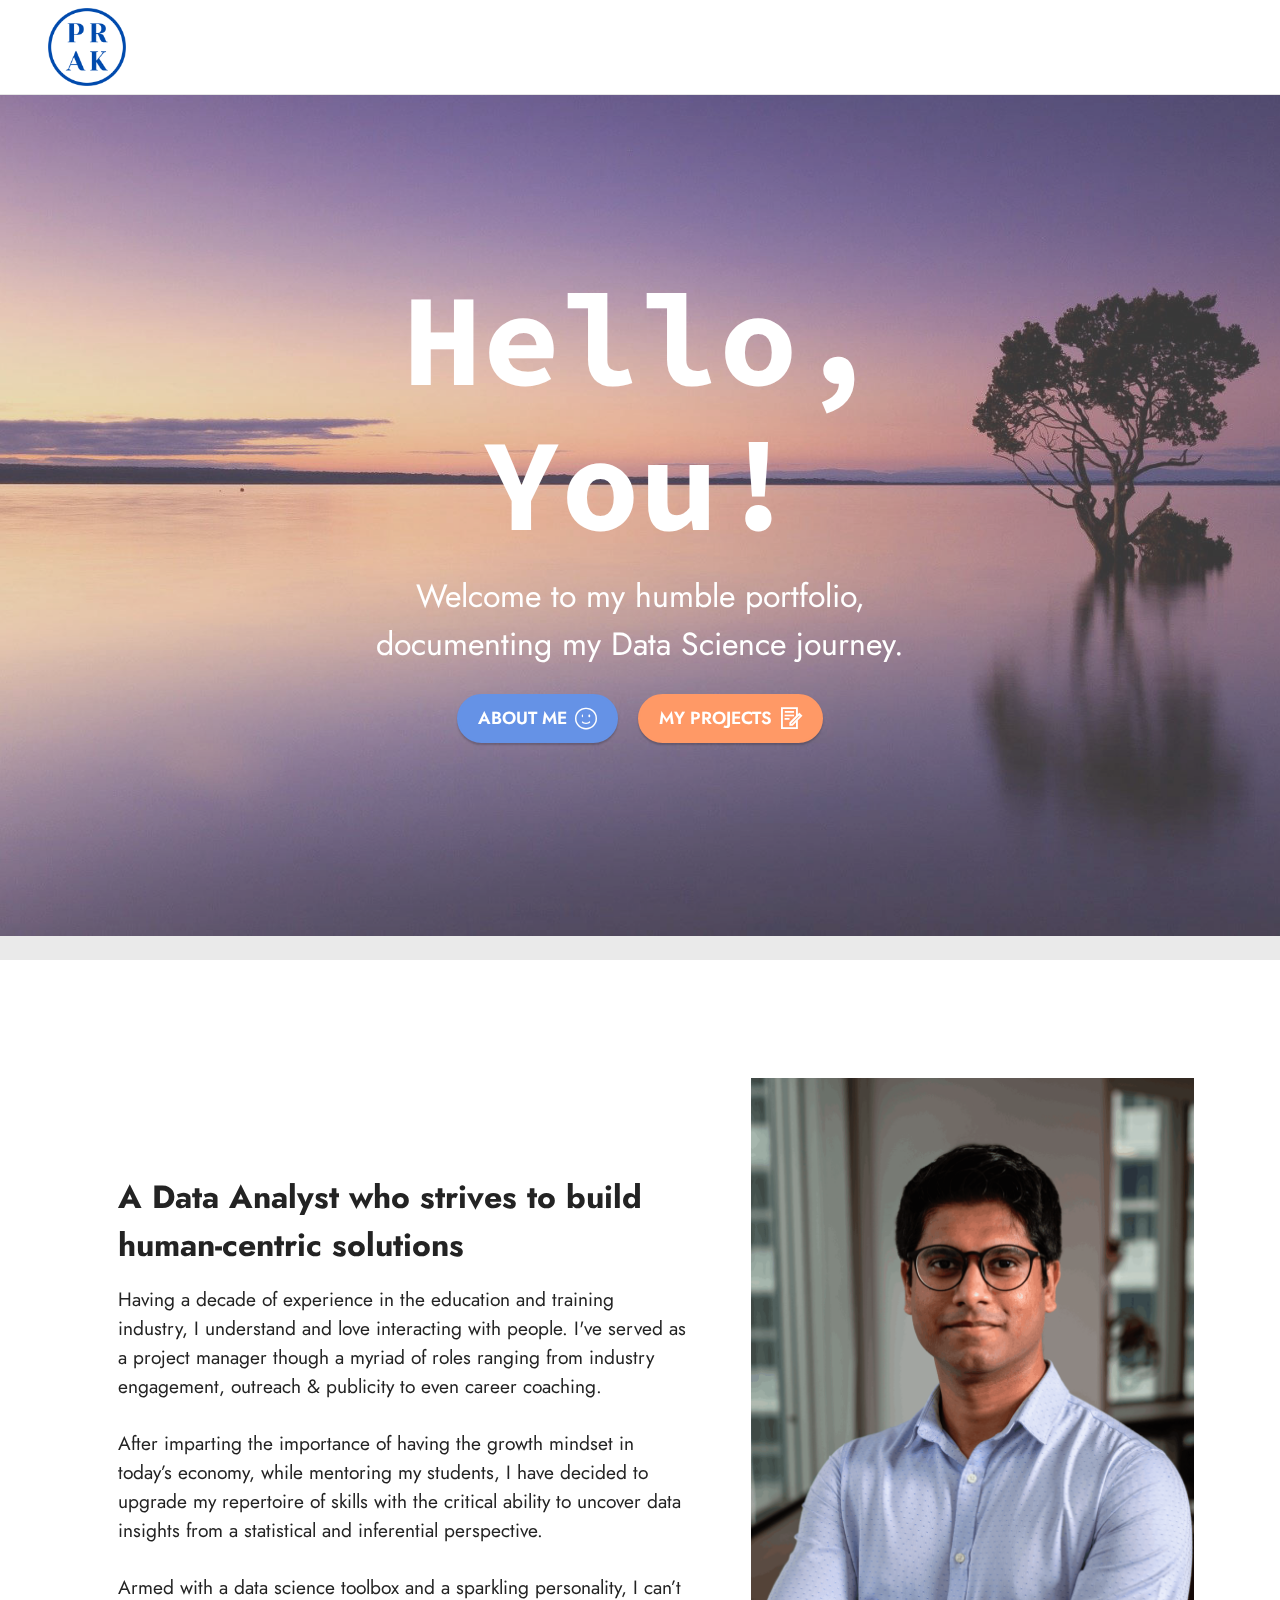
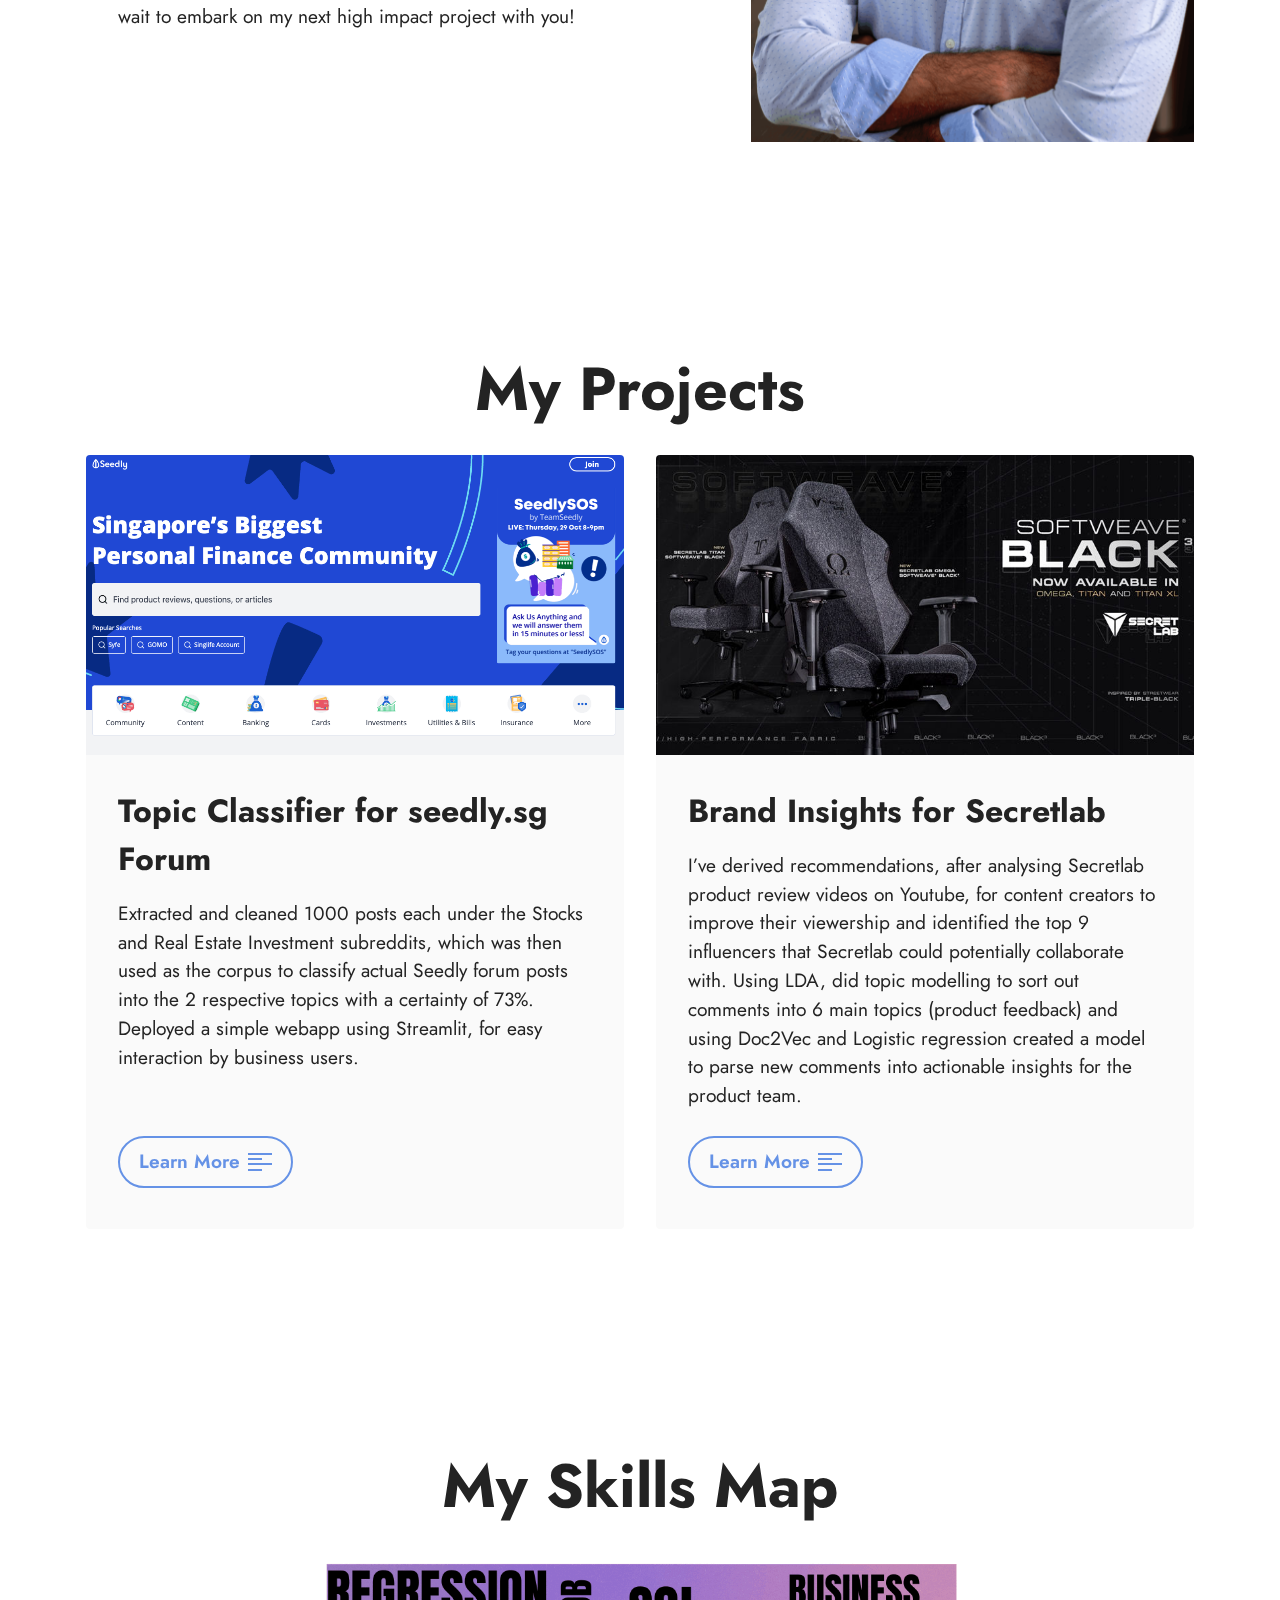
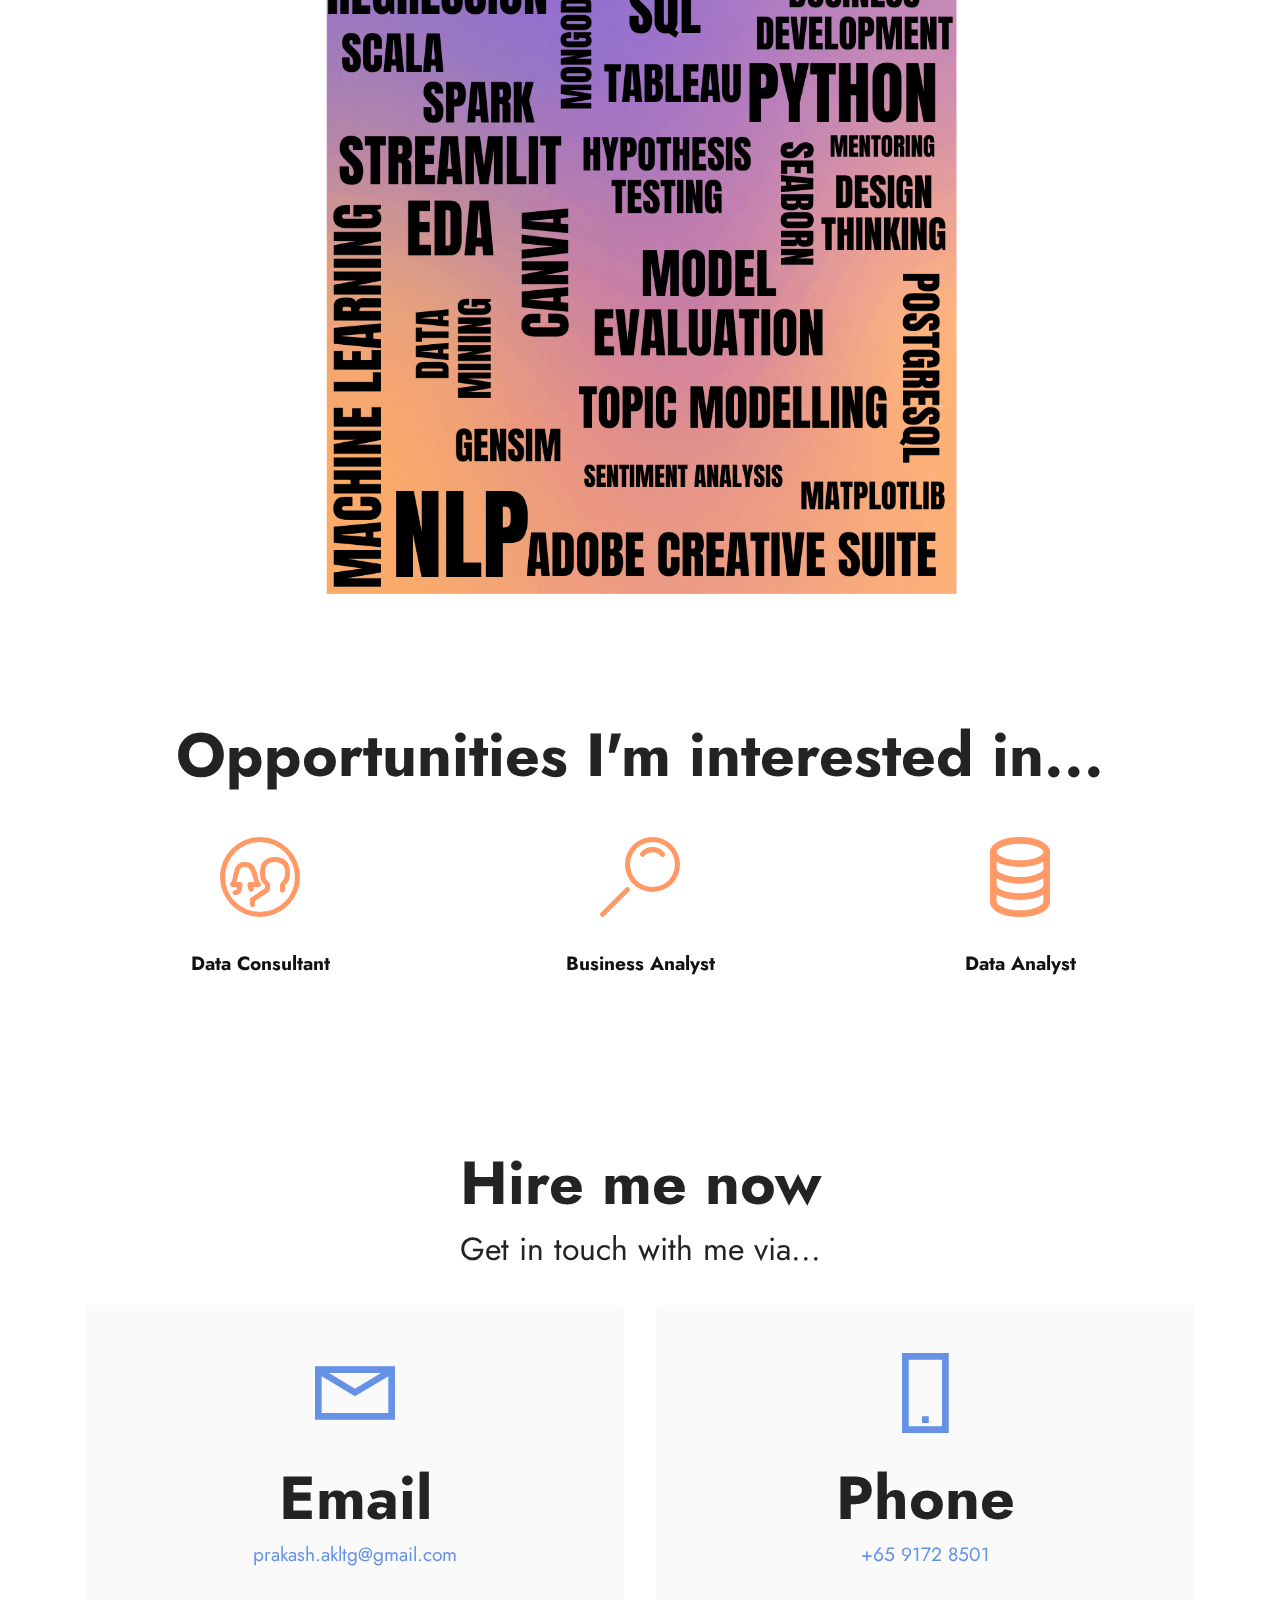
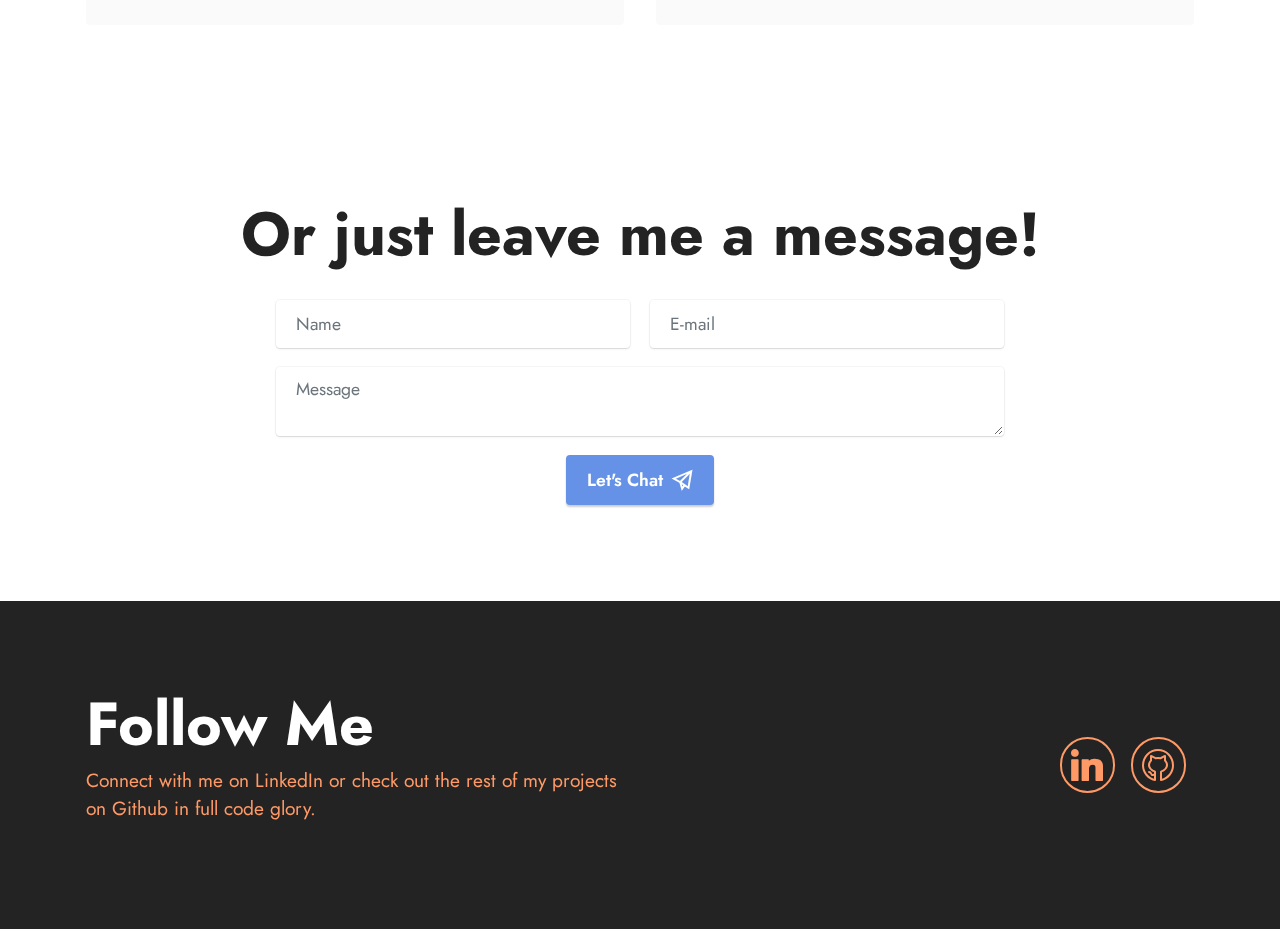
<file: index.html>
<!DOCTYPE html>
<html  >
<head>
  <meta charset="UTF-8">
  <meta http-equiv="X-UA-Compatible" content="IE=edge">
  <meta name="twitter:card" content="summary_large_image"/>
  <meta name="twitter:image:src" content="assets/images/index-meta.png">
  <meta property="og:image" content="assets/images/index-meta.png">
  <meta name="twitter:title" content="Home">
  <meta name="viewport" content="width=device-width, initial-scale=1, minimum-scale=1">
  <link rel="shortcut icon" href="assets/images/1-121x121.png" type="image/x-icon">
  <meta name="description" content="">
  
  
  <title>Home</title>
  <link rel="stylesheet" href="assets/web/assets/mobirise-icons2/mobirise2.css">
  <link rel="stylesheet" href="assets/web/assets/mobirise-icons-bold/mobirise-icons-bold.css">
  <link rel="stylesheet" href="assets/tether/tether.min.css">
  <link rel="stylesheet" href="assets/bootstrap/css/bootstrap.min.css">
  <link rel="stylesheet" href="assets/bootstrap/css/bootstrap-grid.min.css">
  <link rel="stylesheet" href="assets/bootstrap/css/bootstrap-reboot.min.css">
  <link rel="stylesheet" href="assets/formstyler/jquery.formstyler.css">
  <link rel="stylesheet" href="assets/formstyler/jquery.formstyler.theme.css">
  <link rel="stylesheet" href="assets/datepicker/jquery.datetimepicker.min.css">
  <link rel="stylesheet" href="assets/socicon/css/styles.css">
  <link rel="stylesheet" href="assets/dropdown/css/style.css">
  <link rel="stylesheet" href="assets/theme/css/style.css">
  <link rel="preload" as="style" href="assets/mobirise/css/mbr-additional.css"><link rel="stylesheet" href="assets/mobirise/css/mbr-additional.css" type="text/css">
  
  
  
  
</head>
<body>
  
  <section class="menu cid-s48OLK6784" once="menu" id="menu1-h">
    
    <nav class="navbar navbar-dropdown navbar-fixed-top navbar-expand-lg">
        <div class="container-fluid">
            <div class="navbar-brand">
                <span class="navbar-logo">
                    
                        <img src="assets/images/1-121x121.png" alt="" style="height: 4.9rem;">
                    
                </span>
                
            </div>
            
            <div class="collapse navbar-collapse" id="navbarSupportedContent">
                <ul class="navbar-nav nav-dropdown nav-right" data-app-modern-menu="true"><li class="nav-item"><a class="nav-link link text-black display-4" href="https://mobirise.com">Menu Item 1</a></li>
                    <li class="nav-item"><a class="nav-link link text-black display-4" href="https://mobirise.com">
                            Menu Item 2</a></li></ul>
                
                
            </div>
        </div>
    </nav>

</section>

<section class="header1 cid-s48MCQYojq mbr-fullscreen mbr-parallax-background" id="header1-f">

    

    <div class="mbr-overlay" style="opacity: 0.3; background-color: rgb(187, 187, 187);"></div>

    <div class="align-center container-fluid">
        <div class="row justify-content-center">
            <div class="col-12 col-lg-7">
                <h1 class="mbr-section-title mbr-fonts-style mb-3 display-1"><strong>Hello,</strong><br><strong>You!</strong></h1>
                
                <p class="mbr-text mbr-fonts-style display-5">Welcome to my humble portfolio, <br>documenting my Data Science journey.</p>
                <div class="mbr-section-btn mt-3"><a class="btn btn-primary display-4" href="index.html#image2-m"><span class="mbrib-smile-face mbr-iconfont mbr-iconfont-btn"></span>ABOUT ME</a> <a class="btn btn-danger display-4" href="index.html#features3-n"><span class="mobi-mbri mobi-mbri-contact-form mbr-iconfont mbr-iconfont-btn"></span>MY PROJECTS</a></div>
            </div>
        </div>
    </div>
</section>

<section class="image2 cid-sejl06TGr1 mbr-fullscreen" id="image2-m">
    

    

    <div class="container">
        <div class="row align-items-center">
            <div class="col-12 col-lg-5">
                <div class="image-wrapper">
                    <img src="assets/images/student-portraits-27-aug-2020-1-6-1076x1345.png" alt="">
                    
                </div>
            </div>
            <div class="col-12 col-lg">
                <div class="text-wrapper">
                    <h3 class="mbr-section-title mbr-fonts-style mb-3 display-5"><strong>A Data Analyst who strives to build human-centric solutions</strong></h3>
                    <p class="mbr-text mbr-fonts-style display-7">Having a decade of experience in the education and training industry,  I understand and love interacting with people. I've served as a project manager though a myriad of roles ranging from industry engagement, outreach &amp; publicity to even career coaching. <br><br>After imparting the importance of having the growth mindset in today’s economy, while mentoring my students, I have decided to upgrade my repertoire of skills with the critical ability to uncover data insights from a statistical and inferential perspective.<br><br>Armed with a data science toolbox and a sparkling personality, I can’t wait to embark on my next high impact project with you!</p>
                </div>
            </div>
        </div>
    </div>
</section>

<section class="features3 cid-sejl3anW2v" id="features3-n">
    
    
    <div class="container">
        <div class="mbr-section-head">
            <h4 class="mbr-section-title mbr-fonts-style align-center mb-0 display-2">
                <strong>My Projects</strong></h4>
            
        </div>
        <div class="row mt-4">
            <div class="item features-image сol-12 col-md-6 col-lg-6">
                <div class="item-wrapper">
                    <div class="item-img">
                        <img src="assets/images/screenshot-2020-10-24-at-7.54.14-pm-1053x602.png" alt="">
                    </div>
                    <div class="item-content">
                        <h5 class="item-title mbr-fonts-style display-5"><strong>Topic Classifier for seedly.sg Forum</strong></h5>
                        
                        <p class="mbr-text mbr-fonts-style mt-3 display-7">Extracted and cleaned 1000 posts each under the Stocks and Real Estate Investment subreddits, which was then used as the corpus to classify actual Seedly forum posts into the 2 respective topics with a certainty of 73%. Deployed a simple webapp using Streamlit, for easy interaction by business users.</p>
                    </div>
                    <div class="mbr-section-btn item-footer mt-2"><a href="https://github.com/Prakzter/DS-Projects/tree/master/Seedly_Text_Classification" class="btn item-btn btn-primary-outline display-7" target="_blank"><span class="mobi-mbri mobi-mbri-align-left mbr-iconfont mbr-iconfont-btn"></span>Learn More</a></div>
                </div>
            </div><div class="item features-image сol-12 col-md-6 col-lg-6">
                <div class="item-wrapper">
                    <div class="item-img">
                        <img src="assets/images/secretlab-softweave-black3-800x450.jpg" data-slide-to="1" alt="">
                    </div>
                    <div class="item-content">
                        <h5 class="item-title mbr-fonts-style display-5"><strong>Brand Insights for Secretlab&nbsp;</strong></h5>
                        
                        <p class="mbr-text mbr-fonts-style mt-3 display-7">I’ve derived recommendations, after analysing Secretlab product review videos on Youtube, for content creators to improve their viewership and identified the top 9 influencers that Secretlab could potentially collaborate with. Using LDA, did topic modelling to sort out comments into 6 main topics (product feedback) and using Doc2Vec and Logistic regression created a model to parse new comments into actionable insights for the product team.</p>
                    </div>
                    <div class="mbr-section-btn item-footer mt-2"><a href="https://github.com/Prakzter/DS-Projects/tree/master/Secretlab_Brand_Insights" class="btn item-btn btn-primary-outline display-7" target="_blank"><span class="mobi-mbri mobi-mbri-align-left mbr-iconfont mbr-iconfont-btn"></span>Learn More</a></div>
                </div>
            </div>
            
            
        </div>
    </div>
</section>

<section class="header10 cid-seoJ0nXuC3" id="header10-15">

    

    

    <div class="align-center container">
        <div class="row justify-content-center">
            <div class="col-md-12 col-lg-9">
                <h1 class="mbr-section-title mbr-fonts-style mb-3 display-2"><strong>My Skills Map</strong></h1>
                
                
                <div class="image-wrap mt-4">
                    <img src="assets/images/skills-1000x1000.png" alt="Mobirise" title="">
                </div>
            </div>
        </div>
    </div>
</section>

<section class="features13 cid-seoxNzkbqH" id="features14-12">
    

    
    <div class="container">
        <div class="row">
            <div class="col-12">
                <h3 class="mbr-section-title align-center mb-4 mbr-fonts-style display-2"><strong>Opportunities I'm interested in...</strong></h3>
            </div>
            <div class="card col-12 col-md-4 col-lg-2 p-3">
                <div class="card-wrapper">
                    <div class="card-box align-center">
                        <span class="mbr-iconfont mbrib-users" style="color: rgb(255, 153, 102); fill: rgb(255, 153, 102);"></span>
                        <h4 class="card-title align-center mbr-black mbr-fonts-style display-7"><strong>Data Consultant</strong></h4>
                    </div>
                </div>
            </div>
            <div class="card p-3 col-12 col-md-4 col-lg-2">
                <div class="card-wrapper">
                    <div class="card-box align-center">
                        <span class="mbr-iconfont mbrib-search" style="color: rgb(255, 153, 102); fill: rgb(255, 153, 102);"></span>
                        <h4 class="card-title align-center mbr-black mbr-fonts-style display-7">
                            <strong>Business Analyst</strong></h4>
                    </div>
                </div>
            </div>
            <div class="card p-3 col-12 col-md-4 col-lg-2">
                <div class="card-wrapper">
                    <div class="card-box align-center">
                        <span class="mbr-iconfont mobi-mbri-database mobi-mbri" style="color: rgb(255, 153, 102); fill: rgb(255, 153, 102);"></span>
                        <h4 class="card-title align-center mbr-black mbr-fonts-style display-7">
                            <strong>Data Analyst</strong></h4>
                    </div>
                </div>
            </div>
            
            
            
        </div>
    </div>
</section>

<section class="contacts1 cid-selibVK4PG" id="contacts1-p">

    

    
    <div class="container">
        <div class="mbr-section-head">
            <h3 class="mbr-section-title mbr-fonts-style align-center mb-0 display-2">
                <strong>Hire me now</strong></h3>
            <h4 class="mbr-section-subtitle mbr-fonts-style align-center mb-0 mt-2 display-5">
                Get in touch with me via...</h4>
        </div>
        <div class="row justify-content-center mt-4">
            <div class="card col-12 col-lg-6">
                <div class="card-wrapper">
                    <div class="card-box align-center">
                        <div class="image-wrapper">
                            <span class="mbr-iconfont mobi-mbri-letter mobi-mbri"></span>
                        </div>
                        <h4 class="card-title mbr-fonts-style mb-2 display-2">
                            <strong>Email</strong>
                        </h4>
                        
                        <h5 class="link mbr-fonts-style display-7"><a href="mailto:prakash.akltg@gmail.com" class="text-primary">prakash.akltg@gmail.com</a></h5>
                    </div>
                </div>
            </div>
            <div class="card col-12 col-lg-6">
                <div class="card-wrapper">
                    <div class="card-box align-center">
                        <div class="image-wrapper">
                            <span class="mbr-iconfont mobi-mbri-mobile-2 mobi-mbri"></span>
                        </div>
                        <h4 class="card-title mbr-fonts-style align-center mb-2 display-2">
                            <strong>Phone</strong>
                        </h4>
                        
                        <h5 class="link mbr-black mbr-fonts-style display-7"><a href="tel:+6591728501" class="text-primary">+65 9172 8501</a></h5>
                    </div>
                </div>
            </div>
        </div>
    </div>
</section>

<section class="form5 cid-seliad99RS" id="form5-o">
    
    
    <div class="container">
        <div class="mbr-section-head">
            <h3 class="mbr-section-title mbr-fonts-style align-center mb-0 display-2">
                <strong>Or just leave me a message!</strong></h3>
            
        </div>
        <div class="row justify-content-center mt-4">
            <div class="col-lg-8 mx-auto mbr-form" data-form-type="formoid">
                <form action="https://mobirise.eu/" method="POST" class="mbr-form form-with-styler" data-form-title="Form Name"><input type="hidden" name="email" data-form-email="true" value="I5KbMz75HwJ8xYHAthRBc9z1T4vE1DGVX8qsd6f9DrhG1S5KvntHqiXuR9G4M/qPHGbf7X/LZJIjFmxChbKwBlsknCKB6RNFvAdUnosEgtrNDoT4TXV2/LNYlMRnVc6Q">
                    <div class="">
                        <div hidden="hidden" data-form-alert="" class="alert alert-success col-12">Thanks for reaching out, I'll get back to you soon!</div>
                        <div hidden="hidden" data-form-alert-danger="" class="alert alert-danger col-12">Oops...! Maybe try filling in your details again!</div>
                    </div>
                    <div class="dragArea row">
                        <div class="col-md col-sm-12 form-group" data-for="name">
                            <input type="text" name="name" placeholder="Name" data-form-field="name" class="form-control" value="" id="name-form5-o">
                        </div>
                        <div class="col-md col-sm-12 form-group" data-for="email">
                            <input type="email" name="email" placeholder="E-mail" data-form-field="email" class="form-control" value="" id="email-form5-o">
                        </div>
                        
                        <div class="col-12 form-group" data-for="textarea">
                            <textarea name="textarea" placeholder="Message" data-form-field="textarea" class="form-control" id="textarea-form5-o"></textarea>
                        </div>
                        <div class="col-lg-12 col-md-12 col-sm-12 align-center mbr-section-btn"><button type="submit" class="btn btn-primary display-4"><span class="mobi-mbri mobi-mbri-paper-plane mbr-iconfont mbr-iconfont-btn"></span>Let's Chat</button></div>
                    </div>
                </form>
            </div>
        </div>
    </div>
</section>

<section class="contacts4 cid-sexvGgoZlK" id="contacts4-18">

    

    

    <div class="container">
        <div class="row align-items-center justify-content-center">
            <div class="text-content col-12 col-md-6">
                <h2 class="mbr-section-title mbr-fonts-style display-2">
                    <strong>Follow Me</strong></h2>
                <p class="mbr-text mbr-fonts-style display-7">Connect with me on LinkedIn or check out the rest of my projects on Github in full code glory.</p>
            </div>
            <div class="icons d-flex align-items-center col-12 col-md-6 justify-content-end mt-md-0 mt-2 flex-wrap">
                <a href="https://www.linkedin.com/in/prakashnadarajan/" target="_blank">
                    <span class="mbr-iconfont mbr-iconfont-social socicon-linkedin socicon" style="color: rgb(255, 153, 102); fill: rgb(255, 153, 102);"></span>
                </a>
                <a href="https://github.com/Prakzter/DS-Projects" target="_blank">
                    <span class="mbr-iconfont mbr-iconfont-social mbrib-github" style="color: rgb(255, 153, 102); fill: rgb(255, 153, 102);"></span>
                </a>
                
                
                
                
                
                
                
                
            </div>
        </div>
    </div>
    
</section><section style="background-color: #fff; font-family: -apple-system, BlinkMacSystemFont, 'Segoe UI', 'Roboto', 'Helvetica Neue', Arial, sans-serif; color:#aaa; font-size:12px; padding: 0; align-items: center; display: flex;">
    <a href="https://mobirise.site/p" style="flex: 1 1; height: 0rem; padding-left: 1rem;"></a><p style="flex: 0 0 auto; margin:0; padding-right:1rem;"><a href="https://mobirise.site/n" style="color:#aaa;"></a></p>
</section><script src="assets/web/assets/jquery/jquery.min.js"></script>  <script src="assets/popper/popper.min.js"></script>  <script src="assets/tether/tether.min.js"></script>  <script src="assets/bootstrap/js/bootstrap.min.js"></script>  <script src="assets/smoothscroll/smooth-scroll.js"></script>  <script src="assets/parallax/jarallax.min.js"></script>  <script src="assets/formstyler/jquery.formstyler.js"></script>  <script src="assets/formstyler/jquery.formstyler.min.js"></script>  <script src="assets/datepicker/jquery.datetimepicker.full.js"></script>  <script src="assets/sociallikes/social-likes.js"></script>  <script src="assets/dropdown/js/nav-dropdown.js"></script>  <script src="assets/dropdown/js/navbar-dropdown.js"></script>  <script src="assets/touchswipe/jquery.touch-swipe.min.js"></script>  <script src="assets/theme/js/script.js"></script>  <script src="assets/formoid/formoid.min.js"></script>  
  
  
</body>
</html>
</file>
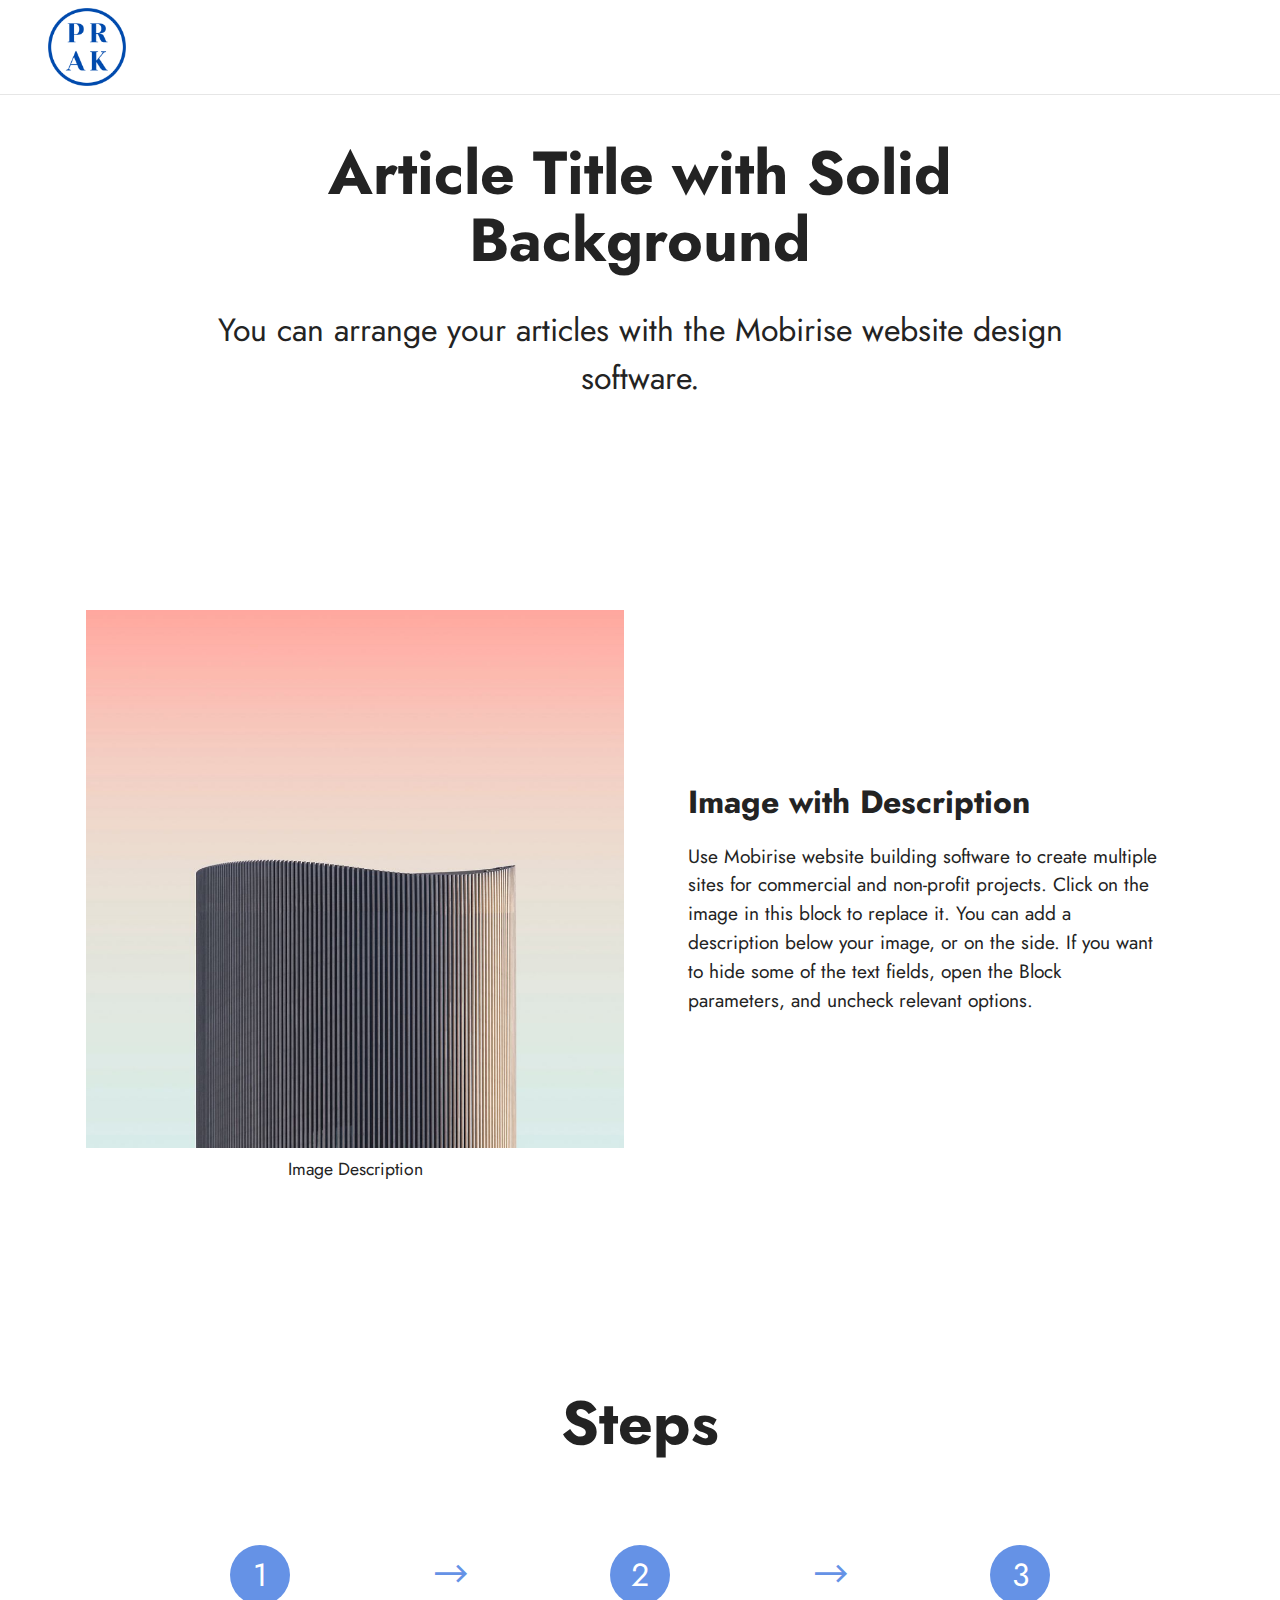
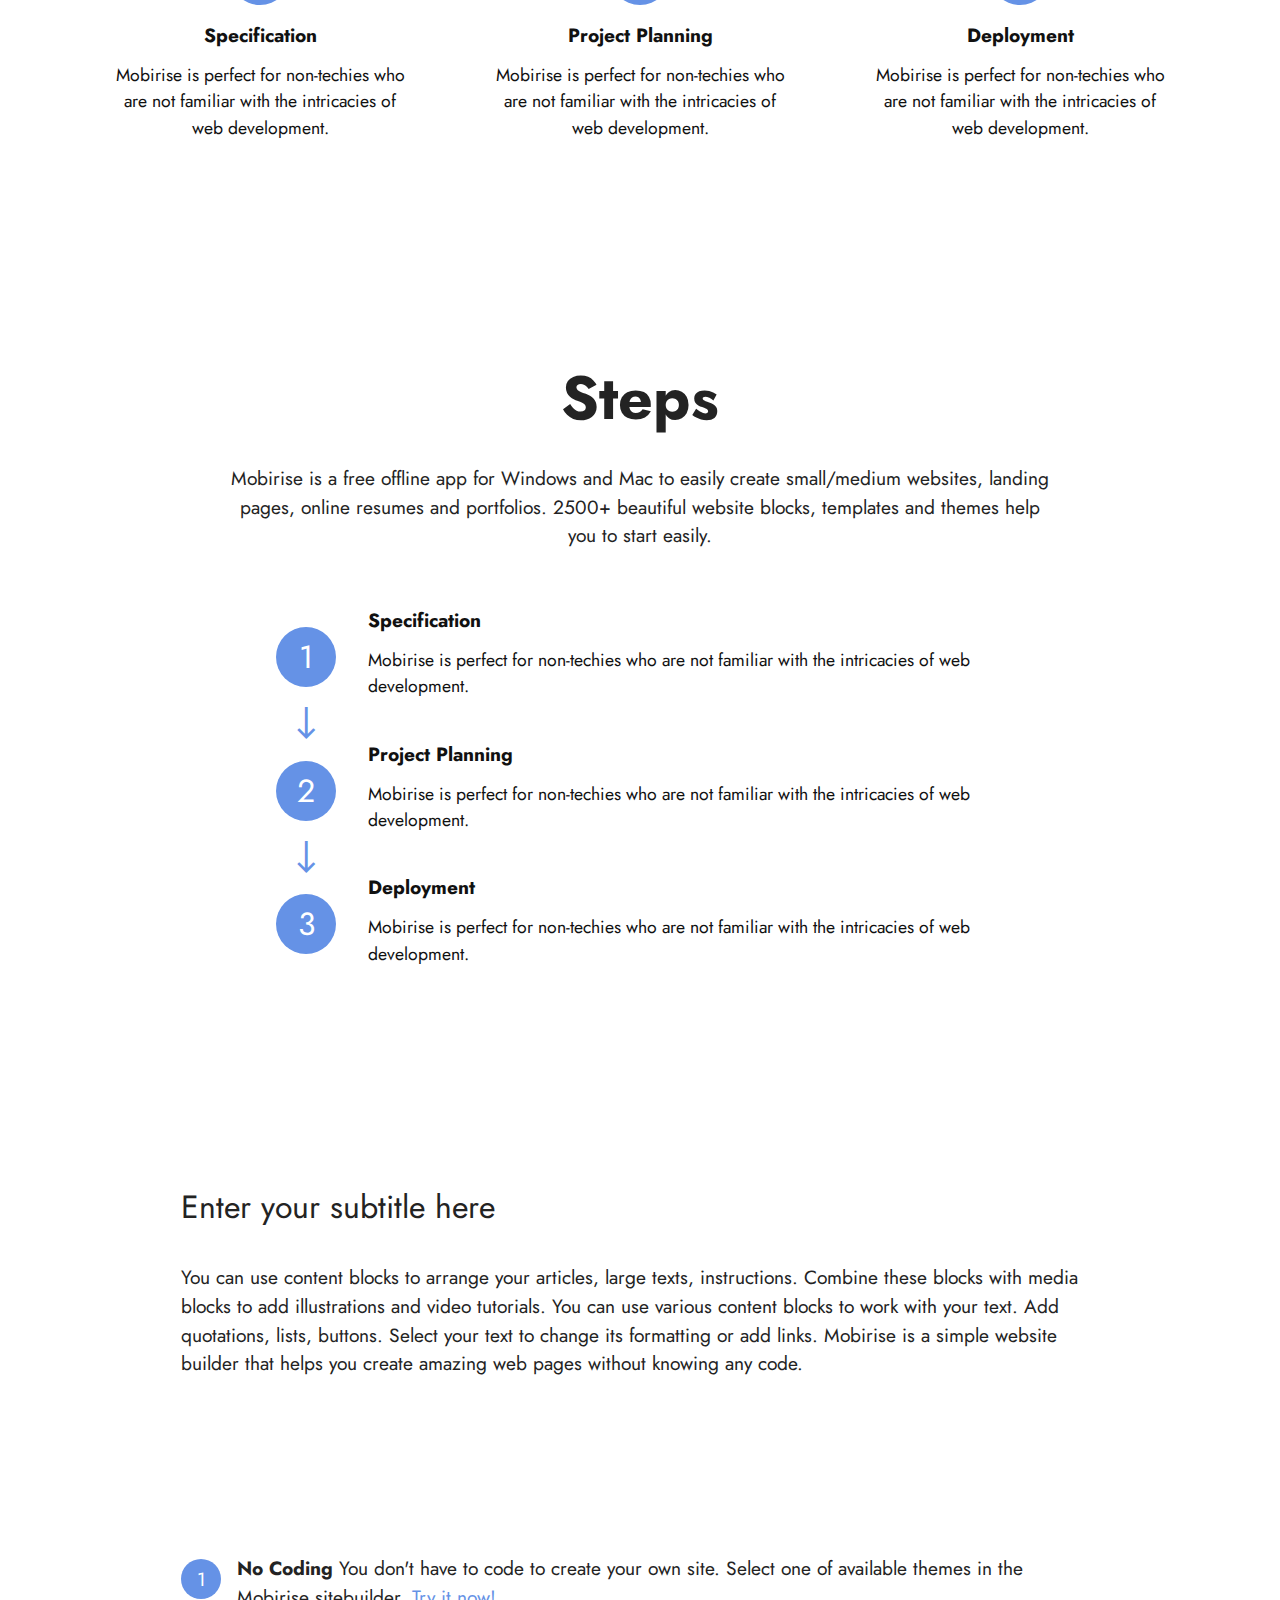
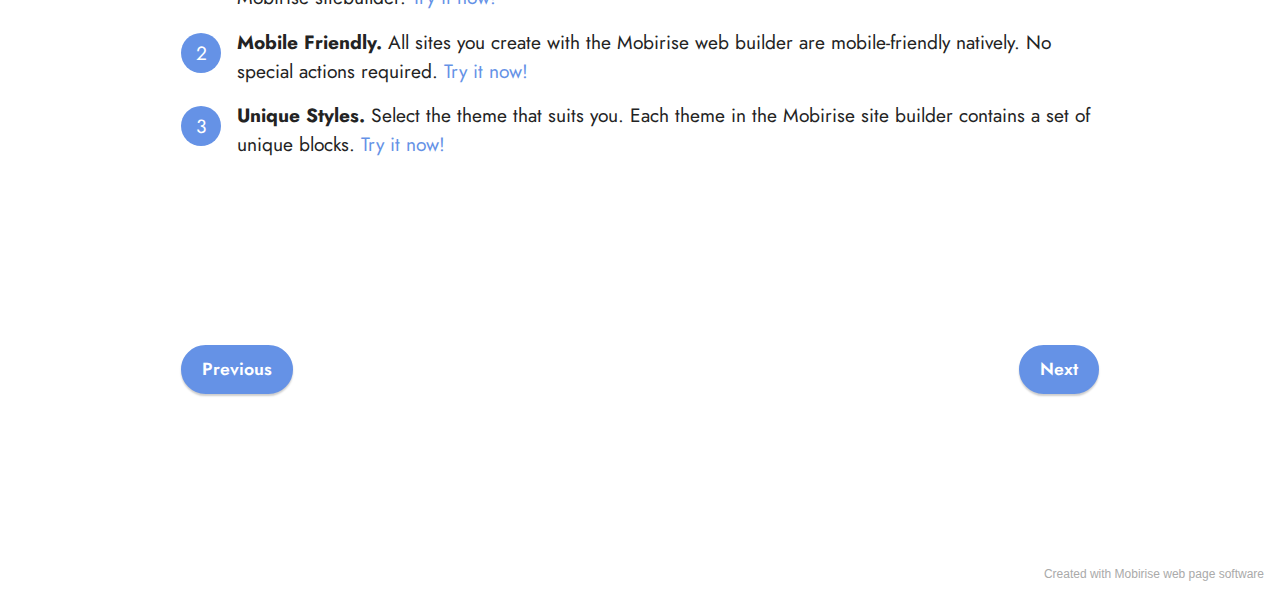
<file: seedly.html>
<!DOCTYPE html>
<html  >
<head>
  <!-- Site made with Mobirise Website Builder v5.2.0, https://mobirise.com -->
  <meta charset="UTF-8">
  <meta http-equiv="X-UA-Compatible" content="IE=edge">
  <meta name="generator" content="Mobirise v5.2.0, mobirise.com">
  <meta name="viewport" content="width=device-width, initial-scale=1, minimum-scale=1">
  <link rel="shortcut icon" href="assets/images/1-121x121.png" type="image/x-icon">
  <meta name="description" content="">
  
  
  <title>Seedly.sg Text Classifier</title>
  <link rel="stylesheet" href="assets/web/assets/mobirise-icons2/mobirise2.css">
  <link rel="stylesheet" href="assets/web/assets/mobirise-icons-bold/mobirise-icons-bold.css">
  <link rel="stylesheet" href="assets/tether/tether.min.css">
  <link rel="stylesheet" href="assets/bootstrap/css/bootstrap.min.css">
  <link rel="stylesheet" href="assets/bootstrap/css/bootstrap-grid.min.css">
  <link rel="stylesheet" href="assets/bootstrap/css/bootstrap-reboot.min.css">
  <link rel="stylesheet" href="assets/dropdown/css/style.css">
  <link rel="stylesheet" href="assets/socicon/css/styles.css">
  <link rel="stylesheet" href="assets/theme/css/style.css">
  <link rel="preload" as="style" href="assets/mobirise/css/mbr-additional.css"><link rel="stylesheet" href="assets/mobirise/css/mbr-additional.css" type="text/css">
  
  
  
  
</head>
<body>
  
  <section class="menu cid-s48OLK6784" once="menu" id="menu1-s">
    
    <nav class="navbar navbar-dropdown navbar-fixed-top navbar-expand-lg">
        <div class="container-fluid">
            <div class="navbar-brand">
                <span class="navbar-logo">
                    
                        <img src="assets/images/1-121x121.png" alt="" style="height: 4.9rem;">
                    
                </span>
                
            </div>
            
            <div class="collapse navbar-collapse" id="navbarSupportedContent">
                <ul class="navbar-nav nav-dropdown nav-right" data-app-modern-menu="true"><li class="nav-item"><a class="nav-link link text-black display-4" href="https://mobirise.com">Menu Item 1</a></li>
                    <li class="nav-item"><a class="nav-link link text-black display-4" href="https://mobirise.com">
                            Menu Item 2</a></li></ul>
                
                
            </div>
        </div>
    </nav>

</section>

<section class="content4 cid-selxcTBZn5" id="content4-u">
    
    
    <div class="container">
        <div class="row justify-content-center">
            <div class="title col-md-12 col-lg-10">
                <h3 class="mbr-section-title mbr-fonts-style align-center mb-4 display-2">
                    <strong>Article Title with Solid Background</strong>
                </h3>
                <h4 class="mbr-section-subtitle align-center mbr-fonts-style mb-4 display-5">
                    You can arrange your articles with the Mobirise website design software.
                </h4>
                
            </div>
        </div>
    </div>
</section>

<section class="image1 cid-selxs6LV5p" id="image1-v">
    

    

    <div class="container">
        <div class="row align-items-center">
            <div class="col-12 col-lg-6">
                <div class="image-wrapper">
                    <img src="assets/images/4.jpg" alt="Mobirise">
                    <p class="mbr-description mbr-fonts-style pt-2 align-center display-4">
                    Image Description</p>
                </div>
            </div>
            <div class="col-12 col-lg">
                <div class="text-wrapper">
                    <h3 class="mbr-section-title mbr-fonts-style mb-3 display-5">
                        <strong>Image with Description</strong></h3>
                    <p class="mbr-text mbr-fonts-style display-7">
                        Use Mobirise website building software to create multiple sites for commercial and non-profit projects. Click on the image in this block to replace it. You can add a description below your image, or on the side. If you want to hide some of the text fields, open the Block parameters, and uncheck relevant options.</p>
                </div>
            </div>
        </div>
    </div>
</section>

<section class="features23 cid-selxv1z3u7" id="features24-w">

    
    
    <div class="container">
        <div class="row justify-content-center">
            <div class="col-12">
                <div class="card-wrapper mb-4">
                    <div class="card-box align-center">
                        <h4 class="card-title mbr-fonts-style mb-4 display-2">
                            <strong>Steps</strong>
                        </h4>
                        
                        
                    </div>
                </div>
            </div>
            <div class="col-12 col-md-6 col-lg-4">
                <div class="item first mbr-flex p-4">
                    <div class="icon-wrap w-100">
                        <div class="icon-box">
                            <span class="step-number mbr-fonts-style display-5">1</span>
                        </div>
                    </div>

                    <div class="text-box">
                        <h4 class="icon-title card-title mbr-black mbr-fonts-style display-7">
                            <strong>Specification</strong>
                        </h4>
                        <h5 class="mbr-text mbr-black mbr-fonts-style display-4">Mobirise is perfect for non-techies who
                            are not familiar
                            with
                            the intricacies of web development.</h5>
                    </div>
                </div>
                <!-- <span mbr-icon class="mbr-iconfont mobi-mbri-devices mobi-mbri"></span> -->
            </div>
            <div class="col-12 col-md-6 col-lg-4">
                <div class="item mbr-flex p-4">
                    <div class="icon-wrap w-100">
                        <div class="icon-box">
                            <span class="step-number mbr-fonts-style display-5">2</span>
                        </div>
                    </div>
                    <div class="text-box">
                        <h4 class="icon-title card-title mbr-black mbr-fonts-style display-7">
                            <strong>Project Planning</strong>
                        </h4>
                        <h5 class="mbr-text mbr-black mbr-fonts-style display-4">Mobirise is perfect for non-techies who
                            are not familiar
                            with
                            the intricacies of web development.</h5>
                    </div>
                </div>
            </div>
            <div class="col-12 col-md-6 col-lg-4">
                <div class="item mbr-flex p-4">
                    <div class="icon-wrap w-100">
                        <div class="icon-box">
                            <span class="step-number mbr-fonts-style display-5">3</span>
                        </div>
                    </div>
                    <div class="text-box">
                        <h4 class="icon-title card-title mbr-black mbr-fonts-style display-7">
                            <strong>Deployment</strong>
                        </h4>
                        <h5 class="mbr-text mbr-black mbr-fonts-style display-4">Mobirise is perfect for non-techies who
                            are not familiar
                            with
                            the intricacies of web development.</h5>
                    </div>
                </div>
            </div>
            
            
            
            
            
        </div>
    </div>
</section>

<section class="features19 cid-selxwqAeIV" id="features20-x">

    
    
    <div class="container">
        <div class="row justify-content-center">
            <div class="col-md-12 col-lg-9">
                <div class="card-wrapper pb-4">
                    <div class="card-box align-center">
                        <h4 class="card-title mbr-fonts-style mb-4 display-2">
                            <strong>Steps</strong>
                        </h4>
                        <p class="mbr-text mbr-fonts-style mb-4 display-7">
                            Mobirise is a free offline app for Windows and Mac to easily create small/medium websites,
                            landing pages, online resumes and portfolios. 2500+ beautiful website blocks, templates and
                            themes help you to start easily.</p>
                        
                    </div>
                </div>
            </div>
            <div class="col-12 col-md-8">
                <div class="item mbr-flex">
                    <div class="icon-box">
                        <span class="step-number mbr-fonts-style display-5">1</span>
                    </div>
                    <div class="text-box">
                        <h4 class="icon-title card-title mbr-black mbr-fonts-style display-7">
                            <strong>Specification</strong>
                        </h4>
                        <h5 class="icon-text mbr-black mbr-fonts-style display-4">Mobirise is perfect for non-techies who
                            are not familiar with
                            the intricacies of web development.</h5>
                    </div>
                </div>
                <div class="item mbr-flex">
                    <div class="icon-box">
                        <span class="step-number mbr-fonts-style display-5">2</span>
                    </div>
                    <div class="text-box">
                        <h4 class="icon-title card-title mbr-black mbr-fonts-style display-7">
                            <strong>Project Planning</strong>
                        </h4>
                        <h5 class="icon-text mbr-black mbr-fonts-style display-4">Mobirise is perfect for non-techies who
                            are not familiar with
                            the intricacies of web development.</h5>
                    </div>
                </div>
                <div class="item mbr-flex last">
                    <div class="icon-box">
                        <span class="step-number mbr-fonts-style display-5">3</span>
                    </div>
                    <div class="text-box">
                        <h4 class="icon-title card-title mbr-black mbr-fonts-style display-7">
                            <strong>Deployment</strong>
                        </h4>
                        <h5 class="icon-text mbr-black mbr-fonts-style display-4">Mobirise is perfect for non-techies who
                            are not familiar with
                            the intricacies of web development.</h5>
                    </div>
                </div>
                
                
                
                
                
                
                
            </div>
        </div>
    </div>
</section>

<section class="content5 cid-selybyja5s" id="content5-10">
    
    <div class="container">
        <div class="row justify-content-center">
            <div class="col-md-12 col-lg-10">
                
                <h4 class="mbr-section-subtitle mbr-fonts-style mb-4 display-5">
                    Enter your subtitle here
                </h4>
                <p class="mbr-text mbr-fonts-style display-7">
                    You can use content blocks to arrange your articles, large texts, instructions. Combine these blocks with media blocks to add illustrations and video tutorials. You can use various content blocks to work with your text. Add quotations, lists, buttons. Select your text to change its formatting or add links. Mobirise is a simple website builder that helps you create amazing web pages without knowing any code.</p>
            </div>
        </div>
    </div>
</section>

<section class="content9 cid-selyeaQrrr" id="content9-11">
    

    <div class="container">
        <div class="row justify-content-center">
            <div class="counter-container col-md-12 col-lg-10">
                
                <div class="mbr-text mbr-fonts-style display-7">
                    <ol>
                        <li><strong>No Coding </strong>You don't have to code to create your own site. Select one of available themes in the Mobirise sitebuilder. <a href="https://mobiri.se/">Try it now!</a></li>
                        <li><strong>Mobile Friendly. </strong>All sites you create with the Mobirise web builder are mobile-friendly natively. No special actions required. <a href="https://mobiri.se/">Try it now!</a></li>
                        <li><strong>Unique Styles. </strong>Select the theme that suits you. Each theme in the Mobirise site builder contains a set of unique blocks. <a href="https://mobiri.se/">Try it now!</a></li>
                    </ol>
                </div>
            </div>
        </div>
    </div>
</section>

<section class="content12 cid-sely33wMQx" id="content12-z">
    
    <div class="container">
        <div class="row justify-content-center">
            <div class="col-md-12 col-lg-10">
                <div class="mbr-section-btn align-center">
                    <a class="btn btn-primary display-4" href="">Previous</a>
                    <a class="btn btn-primary display-4" href="">Next</a>
                </div>
            </div>
        </div>
    </div>
</section>

<section class="footer3 cid-s48P1Icc8J mbr-reveal" once="footers" id="footer3-t">

    

    

    <div class="container-fluid">
        <div class="media-container-row align-center mbr-white">
            <div class="row row-links">
                <ul class="foot-menu">
                    
                    
                    
                    
                    
                <li class="foot-menu-item mbr-fonts-style display-7"><a href="index.html#features3-n" class="text-success text-primary">Back to Home</a></li></ul>
            </div>
            <div class="row social-row">
                <div class="social-list align-right pb-2">
                    
                    
                    
                    
                    
                    
                <div class="soc-item">
                        <a href="https://www.linkedin.com/in/prakashnadarajan/" target="_blank">
                            <span class="mbr-iconfont mbr-iconfont-social socicon-linkedin socicon"></span>
                        </a>
                    </div><div class="soc-item">
                        <a href="https://github.com/Prakzter" target="_blank">
                            <span class="mbr-iconfont mbr-iconfont-social mbrib-github"></span>
                        </a>
                    </div></div>
            </div>
            <div class="row row-copirayt">
                <p class="mbr-text mb-0 mbr-fonts-style mbr-white align-center display-7">
                    © Copyright 2020 PN. All Rights Reserved.
                </p>
            </div>
        </div>
    </div>
</section><section style="background-color: #fff; font-family: -apple-system, BlinkMacSystemFont, 'Segoe UI', 'Roboto', 'Helvetica Neue', Arial, sans-serif; color:#aaa; font-size:12px; padding: 0; align-items: center; display: flex;"><a href="https://mobirise.site/f" style="flex: 1 1; height: 3rem; padding-left: 1rem;"></a><p style="flex: 0 0 auto; margin:0; padding-right:1rem;">Created with Mobirise <a href="https://mobirise.site/j" style="color:#aaa;">web page</a> software</p></section><script src="assets/web/assets/jquery/jquery.min.js"></script>  <script src="assets/popper/popper.min.js"></script>  <script src="assets/tether/tether.min.js"></script>  <script src="assets/bootstrap/js/bootstrap.min.js"></script>  <script src="assets/smoothscroll/smooth-scroll.js"></script>  <script src="assets/dropdown/js/nav-dropdown.js"></script>  <script src="assets/dropdown/js/navbar-dropdown.js"></script>  <script src="assets/touchswipe/jquery.touch-swipe.min.js"></script>  <script src="assets/theme/js/script.js"></script>  
  
  
</body>
</html>
</file>
<file: assets/web/assets/mobirise-icons2/mobirise2.css>
@font-face {
  font-family: 'Moririse2';
  font-display: swap;
  src:  url('mobirise2.eot?f2bix4');
  src:  url('mobirise2.eot?f2bix4#iefix') format('embedded-opentype'),
    url('mobirise2.ttf?f2bix4') format('truetype'),
    url('mobirise2.woff?f2bix4') format('woff'),
    url('mobirise2.svg?f2bix4#mobirise2') format('svg');
  font-weight: normal;
  font-style: normal;
}

[class^="mobi-"], [class*=" mobi-"] {
  /* use !important to prevent issues with browser extensions that change fonts */
  font-family: 'Moririse2' !important;
  speak: none;
  font-style: normal;
  font-weight: normal;
  font-variant: normal;
  text-transform: none;
  line-height: 1;

  /* Better Font Rendering =========== */
  -webkit-font-smoothing: antialiased;
  -moz-osx-font-smoothing: grayscale;
}

.mobi-mbri-add-submenu:before {
  content: "\e900";
}
.mobi-mbri-alert:before {
  content: "\e901";
}
.mobi-mbri-align-center:before {
  content: "\e902";
}
.mobi-mbri-align-justify:before {
  content: "\e903";
}
.mobi-mbri-align-left:before {
  content: "\e904";
}
.mobi-mbri-align-right:before {
  content: "\e905";
}
.mobi-mbri-android:before {
  content: "\e906";
}
.mobi-mbri-apple:before {
  content: "\e907";
}
.mobi-mbri-arrow-down:before {
  content: "\e908";
}
.mobi-mbri-arrow-next:before {
  content: "\e909";
}
.mobi-mbri-arrow-prev:before {
  content: "\e90a";
}
.mobi-mbri-arrow-up:before {
  content: "\e90b";
}
.mobi-mbri-bold:before {
  content: "\e90c";
}
.mobi-mbri-bookmark:before {
  content: "\e90d";
}
.mobi-mbri-bootstrap:before {
  content: "\e90e";
}
.mobi-mbri-briefcase:before {
  content: "\e90f";
}
.mobi-mbri-browse:before {
  content: "\e910";
}
.mobi-mbri-bulleted-list:before {
  content: "\e911";
}
.mobi-mbri-calendar:before {
  content: "\e912";
}
.mobi-mbri-camera:before {
  content: "\e913";
}
.mobi-mbri-cart-add:before {
  content: "\e914";
}
.mobi-mbri-cart-full:before {
  content: "\e915";
}
.mobi-mbri-cash:before {
  content: "\e916";
}
.mobi-mbri-change-style:before {
  content: "\e917";
}
.mobi-mbri-chat:before {
  content: "\e918";
}
.mobi-mbri-clock:before {
  content: "\e919";
}
.mobi-mbri-close:before {
  content: "\e91a";
}
.mobi-mbri-cloud:before {
  content: "\e91b";
}
.mobi-mbri-code:before {
  content: "\e91c";
}
.mobi-mbri-contact-form:before {
  content: "\e91d";
}
.mobi-mbri-credit-card:before {
  content: "\e91e";
}
.mobi-mbri-cursor-click:before {
  content: "\e91f";
}
.mobi-mbri-cust-feedback:before {
  content: "\e920";
}
.mobi-mbri-database:before {
  content: "\e921";
}
.mobi-mbri-delivery:before {
  content: "\e922";
}
.mobi-mbri-desktop:before {
  content: "\e923";
}
.mobi-mbri-devices:before {
  content: "\e924";
}
.mobi-mbri-down:before {
  content: "\e925";
}
.mobi-mbri-download-2:before {
  content: "\e926";
}
.mobi-mbri-download:before {
  content: "\e927";
}
.mobi-mbri-drag-n-drop-2:before {
  content: "\e928";
}
.mobi-mbri-drag-n-drop:before {
  content: "\e929";
}
.mobi-mbri-edit-2:before {
  content: "\e92a";
}
.mobi-mbri-edit:before {
  content: "\e92b";
}
.mobi-mbri-error:before {
  content: "\e92c";
}
.mobi-mbri-extension:before {
  content: "\e92d";
}
.mobi-mbri-features:before {
  content: "\e92e";
}
.mobi-mbri-file:before {
  content: "\e92f";
}
.mobi-mbri-flag:before {
  content: "\e930";
}
.mobi-mbri-folder:before {
  content: "\e931";
}
.mobi-mbri-gift:before {
  content: "\e932";
}
.mobi-mbri-github:before {
  content: "\e933";
}
.mobi-mbri-globe-2:before {
  content: "\e934";
}
.mobi-mbri-globe:before {
  content: "\e935";
}
.mobi-mbri-growing-chart:before {
  content: "\e936";
}
.mobi-mbri-hearth:before {
  content: "\e937";
}
.mobi-mbri-help:before {
  content: "\e938";
}
.mobi-mbri-home:before {
  content: "\e939";
}
.mobi-mbri-hot-cup:before {
  content: "\e93a";
}
.mobi-mbri-idea:before {
  content: "\e93b";
}
.mobi-mbri-image-gallery:before {
  content: "\e93c";
}
.mobi-mbri-image-slider:before {
  content: "\e93d";
}
.mobi-mbri-info:before {
  content: "\e93e";
}
.mobi-mbri-italic:before {
  content: "\e93f";
}
.mobi-mbri-key:before {
  content: "\e940";
}
.mobi-mbri-laptop:before {
  content: "\e941";
}
.mobi-mbri-layers:before {
  content: "\e942";
}
.mobi-mbri-left-right:before {
  content: "\e943";
}
.mobi-mbri-left:before {
  content: "\e944";
}
.mobi-mbri-letter:before {
  content: "\e945";
}
.mobi-mbri-like:before {
  content: "\e946";
}
.mobi-mbri-link:before {
  content: "\e947";
}
.mobi-mbri-lock:before {
  content: "\e948";
}
.mobi-mbri-login:before {
  content: "\e949";
}
.mobi-mbri-logout:before {
  content: "\e94a";
}
.mobi-mbri-magic-stick:before {
  content: "\e94b";
}
.mobi-mbri-map-pin:before {
  content: "\e94c";
}
.mobi-mbri-menu:before {
  content: "\e94d";
}
.mobi-mbri-mobile-2:before {
  content: "\e94e";
}
.mobi-mbri-mobile-horizontal:before {
  content: "\e94f";
}
.mobi-mbri-mobile:before {
  content: "\e950";
}
.mobi-mbri-mobirise:before {
  content: "\e951";
}
.mobi-mbri-more-horizontal:before {
  content: "\e952";
}
.mobi-mbri-more-vertical:before {
  content: "\e953";
}
.mobi-mbri-music:before {
  content: "\e954";
}
.mobi-mbri-new-file:before {
  content: "\e955";
}
.mobi-mbri-numbered-list:before {
  content: "\e956";
}
.mobi-mbri-opened-folder:before {
  content: "\e957";
}
.mobi-mbri-pages:before {
  content: "\e958";
}
.mobi-mbri-paper-plane:before {
  content: "\e959";
}
.mobi-mbri-paperclip:before {
  content: "\e95a";
}
.mobi-mbri-phone:before {
  content: "\e95b";
}
.mobi-mbri-photo:before {
  content: "\e95c";
}
.mobi-mbri-photos:before {
  content: "\e95d";
}
.mobi-mbri-pin:before {
  content: "\e95e";
}
.mobi-mbri-play:before {
  content: "\e95f";
}
.mobi-mbri-plus:before {
  content: "\e960";
}
.mobi-mbri-preview:before {
  content: "\e961";
}
.mobi-mbri-print:before {
  content: "\e962";
}
.mobi-mbri-protect:before {
  content: "\e963";
}
.mobi-mbri-question:before {
  content: "\e964";
}
.mobi-mbri-quote-left:before {
  content: "\e965";
}
.mobi-mbri-quote-right:before {
  content: "\e966";
}
.mobi-mbri-redo:before {
  content: "\e967";
}
.mobi-mbri-refresh:before {
  content: "\e968";
}
.mobi-mbri-responsive-2:before {
  content: "\e969";
}
.mobi-mbri-responsive:before {
  content: "\e96a";
}
.mobi-mbri-right:before {
  content: "\e96b";
}
.mobi-mbri-rocket:before {
  content: "\e96c";
}
.mobi-mbri-sad-face:before {
  content: "\e96d";
}
.mobi-mbri-sale:before {
  content: "\e96e";
}
.mobi-mbri-save:before {
  content: "\e96f";
}
.mobi-mbri-search:before {
  content: "\e970";
}
.mobi-mbri-setting-2:before {
  content: "\e971";
}
.mobi-mbri-setting-3:before {
  content: "\e972";
}
.mobi-mbri-setting:before {
  content: "\e973";
}
.mobi-mbri-share:before {
  content: "\e974";
}
.mobi-mbri-shopping-bag:before {
  content: "\e975";
}
.mobi-mbri-shopping-basket:before {
  content: "\e976";
}
.mobi-mbri-shopping-cart:before {
  content: "\e977";
}
.mobi-mbri-sites:before {
  content: "\e978";
}
.mobi-mbri-smile-face:before {
  content: "\e979";
}
.mobi-mbri-speed:before {
  content: "\e97a";
}
.mobi-mbri-star:before {
  content: "\e97b";
}
.mobi-mbri-success:before {
  content: "\e97c";
}
.mobi-mbri-sun:before {
  content: "\e97d";
}
.mobi-mbri-sun2:before {
  content: "\e97e";
}
.mobi-mbri-tablet-vertical:before {
  content: "\e97f";
}
.mobi-mbri-tablet:before {
  content: "\e980";
}
.mobi-mbri-target:before {
  content: "\e981";
}
.mobi-mbri-timer:before {
  content: "\e982";
}
.mobi-mbri-to-ftp:before {
  content: "\e983";
}
.mobi-mbri-to-local-drive:before {
  content: "\e984";
}
.mobi-mbri-touch-swipe:before {
  content: "\e985";
}
.mobi-mbri-touch:before {
  content: "\e986";
}
.mobi-mbri-trash:before {
  content: "\e987";
}
.mobi-mbri-underline:before {
  content: "\e988";
}
.mobi-mbri-undo:before {
  content: "\e989";
}
.mobi-mbri-unlink:before {
  content: "\e98a";
}
.mobi-mbri-unlock:before {
  content: "\e98b";
}
.mobi-mbri-up-down:before {
  content: "\e98c";
}
.mobi-mbri-up:before {
  content: "\e98d";
}
.mobi-mbri-update:before {
  content: "\e98e";
}
.mobi-mbri-upload-2:before {
  content: "\e98f";
}
.mobi-mbri-upload:before {
  content: "\e990";
}
.mobi-mbri-user-2:before {
  content: "\e991";
}
.mobi-mbri-user:before {
  content: "\e992";
}
.mobi-mbri-users:before {
  content: "\e993";
}
.mobi-mbri-video-play:before {
  content: "\e994";
}
.mobi-mbri-video:before {
  content: "\e995";
}
.mobi-mbri-watch:before {
  content: "\e996";
}
.mobi-mbri-website-theme-2:before {
  content: "\e997";
}
.mobi-mbri-website-theme:before {
  content: "\e998";
}
.mobi-mbri-wifi:before {
  content: "\e999";
}
.mobi-mbri-windows:before {
  content: "\e99a";
}
.mobi-mbri-zoom-in:before {
  content: "\e99b";
}
.mobi-mbri-zoom-out:before {
  content: "\e99c";
}
</file>
<file: assets/web/assets/mobirise-icons-bold/mobirise-icons-bold.css>
@font-face {
  font-family: 'mobirise-icons-bold';
  font-display: swap;
  src:  url('mobirise-icons-bold.eot?m1l4yr');
  src:  url('mobirise-icons-bold.eot?m1l4yr#iefix') format('embedded-opentype'),
    url('mobirise-icons-bold.ttf?m1l4yr') format('truetype'),
    url('mobirise-icons-bold.woff?m1l4yr') format('woff'),
    url('mobirise-icons-bold.svg?m1l4yr#mobirise-icons-bold') format('svg');
  font-weight: normal;
  font-style: normal;
}

[class^="mbrib-"], [class*="mbrib-"] {
  /* use !important to prevent issues with browser extensions that change fonts */
  font-family: 'mobirise-icons-bold' !important;
  speak: none;
  font-style: normal;
  font-weight: normal;
  font-variant: normal;
  text-transform: none;
  line-height: 1;

  /* Better Font Rendering =========== */
  -webkit-font-smoothing: antialiased;
  -moz-osx-font-smoothing: grayscale;
}

.mbrib-add-submenu:before {
  content: "\e900";
}
.mbrib-alert:before {
  content: "\e901";
}
.mbrib-align-center:before {
  content: "\e902";
}
.mbrib-align-justify:before {
  content: "\e903";
}
.mbrib-align-left:before {
  content: "\e904";
}
.mbrib-align-right:before {
  content: "\e905";
}
.mbrib-android:before {
  content: "\e906";
}
.mbrib-apple:before {
  content: "\e907";
}
.mbrib-arrow-down:before {
  content: "\e908";
}
.mbrib-arrow-next:before {
  content: "\e909";
}
.mbrib-arrow-prev:before {
  content: "\e90a";
}
.mbrib-arrow-up:before {
  content: "\e90b";
}
.mbrib-bold:before {
  content: "\e90c";
}
.mbrib-bookmark:before {
  content: "\e90d";
}
.mbrib-bootstrap:before {
  content: "\e90e";
}
.mbrib-briefcase:before {
  content: "\e90f";
}
.mbrib-browse:before {
  content: "\e910";
}
.mbrib-bulleted-list:before {
  content: "\e911";
}
.mbrib-calendar:before {
  content: "\e912";
}
.mbrib-camera:before {
  content: "\e913";
}
.mbrib-cart-add:before {
  content: "\e914";
}
.mbrib-cart-full:before {
  content: "\e915";
}
.mbrib-cash:before {
  content: "\e916";
}
.mbrib-change-style:before {
  content: "\e917";
}
.mbrib-chat:before {
  content: "\e918";
}
.mbrib-clock:before {
  content: "\e919";
}
.mbrib-close:before {
  content: "\e91a";
}
.mbrib-cloud:before {
  content: "\e91b";
}
.mbrib-code:before {
  content: "\e91c";
}
.mbrib-contact-form:before {
  content: "\e91d";
}
.mbrib-credit-card:before {
  content: "\e91e";
}
.mbrib-cursor-click:before {
  content: "\e91f";
}
.mbrib-cust-feedback:before {
  content: "\e920";
}
.mbrib-database:before {
  content: "\e921";
}
.mbrib-delivery:before {
  content: "\e922";
}
.mbrib-desktop:before {
  content: "\e923";
}
.mbrib-devices:before {
  content: "\e924";
}
.mbrib-down:before {
  content: "\e925";
}
.mbrib-download:before {
  content: "\e926";
}
.mbrib-drag-n-drop:before {
  content: "\e927";
}
.mbrib-drag-n-drop2:before {
  content: "\e928";
}
.mbrib-edit:before {
  content: "\e929";
}
.mbrib-edit2:before {
  content: "\e92a";
}
.mbrib-error:before {
  content: "\e92b";
}
.mbrib-extension:before {
  content: "\e92c";
}
.mbrib-features:before {
  content: "\e92d";
}
.mbrib-file:before {
  content: "\e92e";
}
.mbrib-flag:before {
  content: "\e92f";
}
.mbrib-folder:before {
  content: "\e930";
}
.mbrib-gift:before {
  content: "\e931";
}
.mbrib-github:before {
  content: "\e932";
}
.mbrib-globe-2:before {
  content: "\e933";
}
.mbrib-globe:before {
  content: "\e934";
}
.mbrib-growing-chart:before {
  content: "\e935";
}
.mbrib-hearth:before {
  content: "\e936";
}
.mbrib-help:before {
  content: "\e937";
}
.mbrib-home:before {
  content: "\e938";
}
.mbrib-hot-cup:before {
  content: "\e939";
}
.mbrib-idea:before {
  content: "\e93a";
}
.mbrib-image-gallery:before {
  content: "\e93b";
}
.mbrib-image-slider:before {
  content: "\e93c";
}
.mbrib-info:before {
  content: "\e93d";
}
.mbrib-italic:before {
  content: "\e93e";
}
.mbrib-key:before {
  content: "\e93f";
}
.mbrib-laptop:before {
  content: "\e940";
}
.mbrib-layers:before {
  content: "\e941";
}
.mbrib-left-right:before {
  content: "\e942";
}
.mbrib-left:before {
  content: "\e943";
}
.mbrib-letter:before {
  content: "\e944";
}
.mbrib-like:before {
  content: "\e945";
}
.mbrib-link:before {
  content: "\e946";
}
.mbrib-lock:before {
  content: "\e947";
}
.mbrib-login:before {
  content: "\e948";
}
.mbrib-logout:before {
  content: "\e949";
}
.mbrib-magic-stick:before {
  content: "\e94a";
}
.mbrib-map-pin:before {
  content: "\e94b";
}
.mbrib-menu:before {
  content: "\e94c";
}
.mbrib-mobile:before {
  content: "\e94d";
}
.mbrib-mobile2:before {
  content: "\e94e";
}
.mbrib-mobirise:before {
  content: "\e94f";
}
.mbrib-more-horizontal:before {
  content: "\e950";
}
.mbrib-more-vertical:before {
  content: "\e951";
}
.mbrib-music:before {
  content: "\e952";
}
.mbrib-new-file:before {
  content: "\e953";
}
.mbrib-numbered-list:before {
  content: "\e954";
}
.mbrib-opened-folder:before {
  content: "\e955";
}
.mbrib-pages:before {
  content: "\e956";
}
.mbrib-paper-plane:before {
  content: "\e957";
}
.mbrib-paperclip:before {
  content: "\e958";
}
.mbrib-photo:before {
  content: "\e959";
}
.mbrib-photos:before {
  content: "\e95a";
}
.mbrib-pin:before {
  content: "\e95b";
}
.mbrib-play:before {
  content: "\e95c";
}
.mbrib-plus:before {
  content: "\e95d";
}
.mbrib-preview:before {
  content: "\e95e";
}
.mbrib-print:before {
  content: "\e95f";
}
.mbrib-protect:before {
  content: "\e960";
}
.mbrib-question:before {
  content: "\e961";
}
.mbrib-quote-left:before {
  content: "\e962";
}
.mbrib-quote-right:before {
  content: "\e963";
}
.mbrib-redo:before {
  content: "\e964";
}
.mbrib-refresh:before {
  content: "\e965";
}
.mbrib-responsive:before {
  content: "\e966";
}
.mbrib-right:before {
  content: "\e967";
}
.mbrib-rocket:before {
  content: "\e968";
}
.mbrib-sad-face:before {
  content: "\e969";
}
.mbrib-sale:before {
  content: "\e96a";
}
.mbrib-save:before {
  content: "\e96b";
}
.mbrib-search:before {
  content: "\e96c";
}
.mbrib-setting:before {
  content: "\e96d";
}
.mbrib-setting2:before {
  content: "\e96e";
}
.mbrib-setting3:before {
  content: "\e96f";
}
.mbrib-share:before {
  content: "\e970";
}
.mbrib-shopping-bag:before {
  content: "\e971";
}
.mbrib-shopping-basket:before {
  content: "\e972";
}
.mbrib-shopping-cart:before {
  content: "\e973";
}
.mbrib-sites:before {
  content: "\e974";
}
.mbrib-smile-face:before {
  content: "\e975";
}
.mbrib-speed:before {
  content: "\e976";
}
.mbrib-star:before {
  content: "\e977";
}
.mbrib-success:before {
  content: "\e978";
}
.mbrib-sun:before {
  content: "\e979";
}
.mbrib-sun2:before {
  content: "\e97a";
}
.mbrib-tablet-vertical:before {
  content: "\e97b";
}
.mbrib-tablet:before {
  content: "\e97c";
}
.mbrib-target:before {
  content: "\e97d";
}
.mbrib-timer:before {
  content: "\e97e";
}
.mbrib-to-ftp:before {
  content: "\e97f";
}
.mbrib-to-local-drive:before {
  content: "\e980";
}
.mbrib-touch-swipe:before {
  content: "\e981";
}
.mbrib-touch:before {
  content: "\e982";
}
.mbrib-trash:before {
  content: "\e983";
}
.mbrib-underline:before {
  content: "\e984";
}
.mbrib-undo:before {
  content: "\e985";
}
.mbrib-unlink:before {
  content: "\e986";
}
.mbrib-unlock:before {
  content: "\e987";
}
.mbrib-up-down:before {
  content: "\e988";
}
.mbrib-up:before {
  content: "\e989";
}
.mbrib-update:before {
  content: "\e98a";
}
.mbrib-upload:before {
  content: "\e98b";
}
.mbrib-user:before {
  content: "\e98c";
}
.mbrib-user2:before {
  content: "\e98d";
}
.mbrib-users:before {
  content: "\e98e";
}
.mbrib-video-play:before {
  content: "\e98f";
}
.mbrib-video:before {
  content: "\e990";
}
.mbrib-watch:before {
  content: "\e991";
}
.mbrib-website-theme:before {
  content: "\e992";
}
.mbrib-wifi:before {
  content: "\e993";
}
.mbrib-windows:before {
  content: "\e994";
}
.mbrib-zoom-out:before {
  content: "\e995";
}
</file>
<file: assets/socicon/css/styles.css>
@charset "UTF-8";

@font-face {
  font-family: 'Socicon';
  src:  url('../fonts/socicon.eot');
  src:  url('../fonts/socicon.eot?#iefix') format('embedded-opentype'),
    url('../fonts/socicon.woff2') format('woff2'),
    url('../fonts/socicon.ttf') format('truetype'),
    url('../fonts/socicon.woff') format('woff'),
    url('../fonts/socicon.svg#socicon') format('svg');
  font-weight: normal;
  font-style: normal;
}

[data-icon]:before {
  font-family: "socicon" !important;
  content: attr(data-icon);
  font-style: normal !important;
  font-weight: normal !important;
  font-variant: normal !important;
  text-transform: none !important;
  speak: none;
  line-height: 1;
  -webkit-font-smoothing: antialiased;
  -moz-osx-font-smoothing: grayscale;
}

[class^="socicon-"], [class*=" socicon-"] {
  /* use !important to prevent issues with browser extensions that change fonts */
  font-family: 'Socicon' !important;
  speak: none;
  font-style: normal;
  font-weight: normal;
  font-variant: normal;
  text-transform: none;
  line-height: 1;

  /* Better Font Rendering =========== */
  -webkit-font-smoothing: antialiased;
  -moz-osx-font-smoothing: grayscale;
}

.socicon-eitaa:before {
  content: "\e97c";
}
.socicon-soroush:before {
  content: "\e97d";
}
.socicon-bale:before {
  content: "\e97e";
}
.socicon-zazzle:before {
  content: "\e97b";
}
.socicon-society6:before {
  content: "\e97a";
}
.socicon-redbubble:before {
  content: "\e979";
}
.socicon-avvo:before {
  content: "\e978";
}
.socicon-stitcher:before {
  content: "\e977";
}
.socicon-googlehangouts:before {
  content: "\e974";
}
.socicon-dlive:before {
  content: "\e975";
}
.socicon-vsco:before {
  content: "\e976";
}
.socicon-flipboard:before {
  content: "\e973";
}
.socicon-ubuntu:before {
  content: "\e958";
}
.socicon-artstation:before {
  content: "\e959";
}
.socicon-invision:before {
  content: "\e95a";
}
.socicon-torial:before {
  content: "\e95b";
}
.socicon-collectorz:before {
  content: "\e95c";
}
.socicon-seenthis:before {
  content: "\e95d";
}
.socicon-googleplaymusic:before {
  content: "\e95e";
}
.socicon-debian:before {
  content: "\e95f";
}
.socicon-filmfreeway:before {
  content: "\e960";
}
.socicon-gnome:before {
  content: "\e961";
}
.socicon-itchio:before {
  content: "\e962";
}
.socicon-jamendo:before {
  content: "\e963";
}
.socicon-mix:before {
  content: "\e964";
}
.socicon-sharepoint:before {
  content: "\e965";
}
.socicon-tinder:before {
  content: "\e966";
}
.socicon-windguru:before {
  content: "\e967";
}
.socicon-cdbaby:before {
  content: "\e968";
}
.socicon-elementaryos:before {
  content: "\e969";
}
.socicon-stage32:before {
  content: "\e96a";
}
.socicon-tiktok:before {
  content: "\e96b";
}
.socicon-gitter:before {
  content: "\e96c";
}
.socicon-letterboxd:before {
  content: "\e96d";
}
.socicon-threema:before {
  content: "\e96e";
}
.socicon-splice:before {
  content: "\e96f";
}
.socicon-metapop:before {
  content: "\e970";
}
.socicon-naver:before {
  content: "\e971";
}
.socicon-remote:before {
  content: "\e972";
}
.socicon-internet:before {
  content: "\e957";
}
.socicon-moddb:before {
  content: "\e94b";
}
.socicon-indiedb:before {
  content: "\e94c";
}
.socicon-traxsource:before {
  content: "\e94d";
}
.socicon-gamefor:before {
  content: "\e94e";
}
.socicon-pixiv:before {
  content: "\e94f";
}
.socicon-myanimelist:before {
  content: "\e950";
}
.socicon-blackberry:before {
  content: "\e951";
}
.socicon-wickr:before {
  content: "\e952";
}
.socicon-spip:before {
  content: "\e953";
}
.socicon-napster:before {
  content: "\e954";
}
.socicon-beatport:before {
  content: "\e955";
}
.socicon-hackerone:before {
  content: "\e956";
}
.socicon-hackernews:before {
  content: "\e946";
}
.socicon-smashwords:before {
  content: "\e947";
}
.socicon-kobo:before {
  content: "\e948";
}
.socicon-bookbub:before {
  content: "\e949";
}
.socicon-mailru:before {
  content: "\e94a";
}
.socicon-gitlab:before {
  content: "\e945";
}
.socicon-instructables:before {
  content: "\e944";
}
.socicon-portfolio:before {
  content: "\e943";
}
.socicon-codered:before {
  content: "\e940";
}
.socicon-origin:before {
  content: "\e941";
}
.socicon-nextdoor:before {
  content: "\e942";
}
.socicon-udemy:before {
  content: "\e93f";
}
.socicon-livemaster:before {
  content: "\e93e";
}
.socicon-crunchbase:before {
  content: "\e93b";
}
.socicon-homefy:before {
  content: "\e93c";
}
.socicon-calendly:before {
  content: "\e93d";
}
.socicon-realtor:before {
  content: "\e90f";
}
.socicon-tidal:before {
  content: "\e910";
}
.socicon-qobuz:before {
  content: "\e911";
}
.socicon-natgeo:before {
  content: "\e912";
}
.socicon-mastodon:before {
  content: "\e913";
}
.socicon-unsplash:before {
  content: "\e914";
}
.socicon-homeadvisor:before {
  content: "\e915";
}
.socicon-angieslist:before {
  content: "\e916";
}
.socicon-codepen:before {
  content: "\e917";
}
.socicon-slack:before {
  content: "\e918";
}
.socicon-openaigym:before {
  content: "\e919";
}
.socicon-logmein:before {
  content: "\e91a";
}
.socicon-fiverr:before {
  content: "\e91b";
}
.socicon-gotomeeting:before {
  content: "\e91c";
}
.socicon-aliexpress:before {
  content: "\e91d";
}
.socicon-guru:before {
  content: "\e91e";
}
.socicon-appstore:before {
  content: "\e91f";
}
.socicon-homes:before {
  content: "\e920";
}
.socicon-zoom:before {
  content: "\e921";
}
.socicon-alibaba:before {
  content: "\e922";
}
.socicon-craigslist:before {
  content: "\e923";
}
.socicon-wix:before {
  content: "\e924";
}
.socicon-redfin:before {
  content: "\e925";
}
.socicon-googlecalendar:before {
  content: "\e926";
}
.socicon-shopify:before {
  content: "\e927";
}
.socicon-freelancer:before {
  content: "\e928";
}
.socicon-seedrs:before {
  content: "\e929";
}
.socicon-bing:before {
  content: "\e92a";
}
.socicon-doodle:before {
  content: "\e92b";
}
.socicon-bonanza:before {
  content: "\e92c";
}
.socicon-squarespace:before {
  content: "\e92d";
}
.socicon-toptal:before {
  content: "\e92e";
}
.socicon-gust:before {
  content: "\e92f";
}
.socicon-ask:before {
  content: "\e930";
}
.socicon-trulia:before {
  content: "\e931";
}
.socicon-loomly:before {
  content: "\e932";
}
.socicon-ghost:before {
  content: "\e933";
}
.socicon-upwork:before {
  content: "\e934";
}
.socicon-fundable:before {
  content: "\e935";
}
.socicon-booking:before {
  content: "\e936";
}
.socicon-googlemaps:before {
  content: "\e937";
}
.socicon-zillow:before {
  content: "\e938";
}
.socicon-niconico:before {
  content: "\e939";
}
.socicon-toneden:before {
  content: "\e93a";
}
.socicon-augment:before {
  content: "\e908";
}
.socicon-bitbucket:before {
  content: "\e909";
}
.socicon-fyuse:before {
  content: "\e90a";
}
.socicon-yt-gaming:before {
  content: "\e90b";
}
.socicon-sketchfab:before {
  content: "\e90c";
}
.socicon-mobcrush:before {
  content: "\e90d";
}
.socicon-microsoft:before {
  content: "\e90e";
}
.socicon-pandora:before {
  content: "\e907";
}
.socicon-messenger:before {
  content: "\e906";
}
.socicon-gamewisp:before {
  content: "\e905";
}
.socicon-bloglovin:before {
  content: "\e904";
}
.socicon-tunein:before {
  content: "\e903";
}
.socicon-gamejolt:before {
  content: "\e901";
}
.socicon-trello:before {
  content: "\e902";
}
.socicon-spreadshirt:before {
  content: "\e900";
}
.socicon-500px:before {
  content: "\e000";
}
.socicon-8tracks:before {
  content: "\e001";
}
.socicon-airbnb:before {
  content: "\e002";
}
.socicon-alliance:before {
  content: "\e003";
}
.socicon-amazon:before {
  content: "\e004";
}
.socicon-amplement:before {
  content: "\e005";
}
.socicon-android:before {
  content: "\e006";
}
.socicon-angellist:before {
  content: "\e007";
}
.socicon-apple:before {
  content: "\e008";
}
.socicon-appnet:before {
  content: "\e009";
}
.socicon-baidu:before {
  content: "\e00a";
}
.socicon-bandcamp:before {
  content: "\e00b";
}
.socicon-battlenet:before {
  content: "\e00c";
}
.socicon-mixer:before {
  content: "\e00d";
}
.socicon-bebee:before {
  content: "\e00e";
}
.socicon-bebo:before {
  content: "\e00f";
}
.socicon-behance:before {
  content: "\e010";
}
.socicon-blizzard:before {
  content: "\e011";
}
.socicon-blogger:before {
  content: "\e012";
}
.socicon-buffer:before {
  content: "\e013";
}
.socicon-chrome:before {
  content: "\e014";
}
.socicon-coderwall:before {
  content: "\e015";
}
.socicon-curse:before {
  content: "\e016";
}
.socicon-dailymotion:before {
  content: "\e017";
}
.socicon-deezer:before {
  content: "\e018";
}
.socicon-delicious:before {
  content: "\e019";
}
.socicon-deviantart:before {
  content: "\e01a";
}
.socicon-diablo:before {
  content: "\e01b";
}
.socicon-digg:before {
  content: "\e01c";
}
.socicon-discord:before {
  content: "\e01d";
}
.socicon-disqus:before {
  content: "\e01e";
}
.socicon-douban:before {
  content: "\e01f";
}
.socicon-draugiem:before {
  content: "\e020";
}
.socicon-dribbble:before {
  content: "\e021";
}
.socicon-drupal:before {
  content: "\e022";
}
.socicon-ebay:before {
  content: "\e023";
}
.socicon-ello:before {
  content: "\e024";
}
.socicon-endomodo:before {
  content: "\e025";
}
.socicon-envato:before {
  content: "\e026";
}
.socicon-etsy:before {
  content: "\e027";
}
.socicon-facebook:before {
  content: "\e028";
}
.socicon-feedburner:before {
  content: "\e029";
}
.socicon-filmweb:before {
  content: "\e02a";
}
.socicon-firefox:before {
  content: "\e02b";
}
.socicon-flattr:before {
  content: "\e02c";
}
.socicon-flickr:before {
  content: "\e02d";
}
.socicon-formulr:before {
  content: "\e02e";
}
.socicon-forrst:before {
  content: "\e02f";
}
.socicon-foursquare:before {
  content: "\e030";
}
.socicon-friendfeed:before {
  content: "\e031";
}
.socicon-github:before {
  content: "\e032";
}
.socicon-goodreads:before {
  content: "\e033";
}
.socicon-google:before {
  content: "\e034";
}
.socicon-googlescholar:before {
  content: "\e035";
}
.socicon-googlegroups:before {
  content: "\e036";
}
.socicon-googlephotos:before {
  content: "\e037";
}
.socicon-googleplus:before {
  content: "\e038";
}
.socicon-grooveshark:before {
  content: "\e039";
}
.socicon-hackerrank:before {
  content: "\e03a";
}
.socicon-hearthstone:before {
  content: "\e03b";
}
.socicon-hellocoton:before {
  content: "\e03c";
}
.socicon-heroes:before {
  content: "\e03d";
}
.socicon-smashcast:before {
  content: "\e03e";
}
.socicon-horde:before {
  content: "\e03f";
}
.socicon-houzz:before {
  content: "\e040";
}
.socicon-icq:before {
  content: "\e041";
}
.socicon-identica:before {
  content: "\e042";
}
.socicon-imdb:before {
  content: "\e043";
}
.socicon-instagram:before {
  content: "\e044";
}
.socicon-issuu:before {
  content: "\e045";
}
.socicon-istock:before {
  content: "\e046";
}
.socicon-itunes:before {
  content: "\e047";
}
.socicon-keybase:before {
  content: "\e048";
}
.socicon-lanyrd:before {
  content: "\e049";
}
.socicon-lastfm:before {
  content: "\e04a";
}
.socicon-line:before {
  content: "\e04b";
}
.socicon-linkedin:before {
  content: "\e04c";
}
.socicon-livejournal:before {
  content: "\e04d";
}
.socicon-lyft:before {
  content: "\e04e";
}
.socicon-macos:before {
  content: "\e04f";
}
.socicon-mail:before {
  content: "\e050";
}
.socicon-medium:before {
  content: "\e051";
}
.socicon-meetup:before {
  content: "\e052";
}
.socicon-mixcloud:before {
  content: "\e053";
}
.socicon-modelmayhem:before {
  content: "\e054";
}
.socicon-mumble:before {
  content: "\e055";
}
.socicon-myspace:before {
  content: "\e056";
}
.socicon-newsvine:before {
  content: "\e057";
}
.socicon-nintendo:before {
  content: "\e058";
}
.socicon-npm:before {
  content: "\e059";
}
.socicon-odnoklassniki:before {
  content: "\e05a";
}
.socicon-openid:before {
  content: "\e05b";
}
.socicon-opera:before {
  content: "\e05c";
}
.socicon-outlook:before {
  content: "\e05d";
}
.socicon-overwatch:before {
  content: "\e05e";
}
.socicon-patreon:before {
  content: "\e05f";
}
.socicon-paypal:before {
  content: "\e060";
}
.socicon-periscope:before {
  content: "\e061";
}
.socicon-persona:before {
  content: "\e062";
}
.socicon-pinterest:before {
  content: "\e063";
}
.socicon-play:before {
  content: "\e064";
}
.socicon-player:before {
  content: "\e065";
}
.socicon-playstation:before {
  content: "\e066";
}
.socicon-pocket:before {
  content: "\e067";
}
.socicon-qq:before {
  content: "\e068";
}
.socicon-quora:before {
  content: "\e069";
}
.socicon-raidcall:before {
  content: "\e06a";
}
.socicon-ravelry:before {
  content: "\e06b";
}
.socicon-reddit:before {
  content: "\e06c";
}
.socicon-renren:before {
  content: "\e06d";
}
.socicon-researchgate:before {
  content: "\e06e";
}
.socicon-residentadvisor:before {
  content: "\e06f";
}
.socicon-reverbnation:before {
  content: "\e070";
}
.socicon-rss:before {
  content: "\e071";
}
.socicon-sharethis:before {
  content: "\e072";
}
.socicon-skype:before {
  content: "\e073";
}
.socicon-slideshare:before {
  content: "\e074";
}
.socicon-smugmug:before {
  content: "\e075";
}
.socicon-snapchat:before {
  content: "\e076";
}
.socicon-songkick:before {
  content: "\e077";
}
.socicon-soundcloud:before {
  content: "\e078";
}
.socicon-spotify:before {
  content: "\e079";
}
.socicon-stackexchange:before {
  content: "\e07a";
}
.socicon-stackoverflow:before {
  content: "\e07b";
}
.socicon-starcraft:before {
  content: "\e07c";
}
.socicon-stayfriends:before {
  content: "\e07d";
}
.socicon-steam:before {
  content: "\e07e";
}
.socicon-storehouse:before {
  content: "\e07f";
}
.socicon-strava:before {
  content: "\e080";
}
.socicon-streamjar:before {
  content: "\e081";
}
.socicon-stumbleupon:before {
  content: "\e082";
}
.socicon-swarm:before {
  content: "\e083";
}
.socicon-teamspeak:before {
  content: "\e084";
}
.socicon-teamviewer:before {
  content: "\e085";
}
.socicon-technorati:before {
  content: "\e086";
}
.socicon-telegram:before {
  content: "\e087";
}
.socicon-tripadvisor:before {
  content: "\e088";
}
.socicon-tripit:before {
  content: "\e089";
}
.socicon-triplej:before {
  content: "\e08a";
}
.socicon-tumblr:before {
  content: "\e08b";
}
.socicon-twitch:before {
  content: "\e08c";
}
.socicon-twitter:before {
  content: "\e08d";
}
.socicon-uber:before {
  content: "\e08e";
}
.socicon-ventrilo:before {
  content: "\e08f";
}
.socicon-viadeo:before {
  content: "\e090";
}
.socicon-viber:before {
  content: "\e091";
}
.socicon-viewbug:before {
  content: "\e092";
}
.socicon-vimeo:before {
  content: "\e093";
}
.socicon-vine:before {
  content: "\e094";
}
.socicon-vkontakte:before {
  content: "\e095";
}
.socicon-warcraft:before {
  content: "\e096";
}
.socicon-wechat:before {
  content: "\e097";
}
.socicon-weibo:before {
  content: "\e098";
}
.socicon-whatsapp:before {
  content: "\e099";
}
.socicon-wikipedia:before {
  content: "\e09a";
}
.socicon-windows:before {
  content: "\e09b";
}
.socicon-wordpress:before {
  content: "\e09c";
}
.socicon-wykop:before {
  content: "\e09d";
}
.socicon-xbox:before {
  content: "\e09e";
}
.socicon-xing:before {
  content: "\e09f";
}
.socicon-yahoo:before {
  content: "\e0a0";
}
.socicon-yammer:before {
  content: "\e0a1";
}
.socicon-yandex:before {
  content: "\e0a2";
}
.socicon-yelp:before {
  content: "\e0a3";
}
.socicon-younow:before {
  content: "\e0a4";
}
.socicon-youtube:before {
  content: "\e0a5";
}
.socicon-zapier:before {
  content: "\e0a6";
}
.socicon-zerply:before {
  content: "\e0a7";
}
.socicon-zomato:before {
  content: "\e0a8";
}
.socicon-zynga:before {
  content: "\e0a9";
}
</file>
<file: assets/dropdown/css/style.css>
.navbar-dropdown {
  left: 0;
  padding: 0;
  position: absolute;
  right: 0;
  top: 0;
  transition: all 0.45s ease;
  z-index: 1030;
  background: #282828; }
  .navbar-dropdown .navbar-logo {
    margin-right: 0.8rem;
    transition: margin 0.3s ease-in-out;
    vertical-align: middle; }
    .navbar-dropdown .navbar-logo img {
      height: 3.125rem;
      transition: all 0.3s ease-in-out; }
    .navbar-dropdown .navbar-logo.mbr-iconfont {
      font-size: 3.125rem;
      line-height: 3.125rem; }
  .navbar-dropdown .navbar-caption {
    font-weight: 700;
    white-space: normal;
    vertical-align: -4px;
    line-height: 3.125rem !important; }
    .navbar-dropdown .navbar-caption, .navbar-dropdown .navbar-caption:hover {
      color: inherit;
      text-decoration: none; }
  .navbar-dropdown .mbr-iconfont + .navbar-caption {
    vertical-align: -1px; }
  .navbar-dropdown.navbar-fixed-top {
    position: fixed; }
  .navbar-dropdown .navbar-brand span {
    vertical-align: -4px; }
  .navbar-dropdown.bg-color.transparent {
    background: none; }
  .navbar-dropdown.navbar-short .navbar-brand {
    padding: 0.625rem 0; }
    .navbar-dropdown.navbar-short .navbar-brand span {
      vertical-align: -1px; }
  .navbar-dropdown.navbar-short .navbar-caption {
    line-height: 2.375rem !important;
    vertical-align: -2px; }
  .navbar-dropdown.navbar-short .navbar-logo {
    margin-right: 0.5rem; }
    .navbar-dropdown.navbar-short .navbar-logo img {
      height: 2.375rem; }
    .navbar-dropdown.navbar-short .navbar-logo.mbr-iconfont {
      font-size: 2.375rem;
      line-height: 2.375rem; }
  .navbar-dropdown.navbar-short .mbr-table-cell {
    height: 3.625rem; }
  .navbar-dropdown .navbar-close {
    left: 0.6875rem;
    position: fixed;
    top: 0.75rem;
    z-index: 1000; }
  .navbar-dropdown .hamburger-icon {
    content: "";
    display: inline-block;
    vertical-align: middle;
    width: 16px;
    -webkit-box-shadow: 0 -6px 0 1px #282828,0 0 0 1px #282828,0 6px 0 1px #282828;
    -moz-box-shadow: 0 -6px 0 1px #282828,0 0 0 1px #282828,0 6px 0 1px #282828;
    box-shadow: 0 -6px 0 1px #282828,0 0 0 1px #282828,0 6px 0 1px #282828; }

.dropdown-menu .dropdown-toggle[data-toggle="dropdown-submenu"]::after {
  border-bottom: 0.35em solid transparent;
  border-left: 0.35em solid;
  border-right: 0;
  border-top: 0.35em solid transparent;
  margin-left: 0.3rem; }

.dropdown-menu .dropdown-item:focus {
  outline: 0; }

.nav-dropdown {
  font-size: 0.75rem;
  font-weight: 500;
  height: auto !important; }
  .nav-dropdown .nav-btn {
    padding-left: 1rem; }
  .nav-dropdown .link {
    margin: .667em 1.667em;
    font-weight: 500;
    padding: 0;
    transition: color .2s ease-in-out; }
    .nav-dropdown .link.dropdown-toggle {
      margin-right: 2.583em; }
      .nav-dropdown .link.dropdown-toggle::after {
        margin-left: .25rem;
        border-top: 0.35em solid;
        border-right: 0.35em solid transparent;
        border-left: 0.35em solid transparent;
        border-bottom: 0; }
      .nav-dropdown .link.dropdown-toggle[aria-expanded="true"] {
        margin: 0;
        padding: 0.667em 3.263em  0.667em 1.667em; }
  .nav-dropdown .link::after,
  .nav-dropdown .dropdown-item::after {
    color: inherit; }
  .nav-dropdown .btn {
    font-size: 0.75rem;
    font-weight: 700;
    letter-spacing: 0;
    margin-bottom: 0;
    padding-left: 1.25rem;
    padding-right: 1.25rem; }
  .nav-dropdown .dropdown-menu {
    border-radius: 0;
    border: 0;
    left: 0;
    margin: 0;
    padding-bottom: 1.25rem;
    padding-top: 1.25rem;
    position: relative; }
  .nav-dropdown .dropdown-submenu {
    margin-left: 0.125rem;
    top: 0; }
  .nav-dropdown .dropdown-item {
    font-weight: 500;
    line-height: 2;
    padding: 0.3846em 4.615em 0.3846em 1.5385em;
    position: relative;
    transition: color .2s ease-in-out, background-color .2s ease-in-out; }
    .nav-dropdown .dropdown-item::after {
      margin-top: -0.3077em;
      position: absolute;
      right: 1.1538em;
      top: 50%; }
    .nav-dropdown .dropdown-item:focus, .nav-dropdown .dropdown-item:hover {
      background: none; }

@media (max-width: 767px) {
  .nav-dropdown.navbar-toggleable-sm {
    bottom: 0;
    display: none;
    left: 0;
    overflow-x: hidden;
    position: fixed;
    top: 0;
    transform: translateX(-100%);
    -ms-transform: translateX(-100%);
    -webkit-transform: translateX(-100%);
    width: 18.75rem;
    z-index: 999; } }
.nav-dropdown.navbar-toggleable-xl {
  bottom: 0;
  display: none;
  left: 0;
  overflow-x: hidden;
  position: fixed;
  top: 0;
  transform: translateX(-100%);
  -ms-transform: translateX(-100%);
  -webkit-transform: translateX(-100%);
  width: 18.75rem;
  z-index: 999; }

.nav-dropdown-sm {
  display: block !important;
  overflow-x: hidden;
  overflow: auto;
  padding-top: 3.875rem; }
  .nav-dropdown-sm::after {
    content: "";
    display: block;
    height: 3rem;
    width: 100%; }
  .nav-dropdown-sm.collapse.in ~ .navbar-close {
    display: block !important; }
  .nav-dropdown-sm.collapsing, .nav-dropdown-sm.collapse.in {
    transform: translateX(0);
    -ms-transform: translateX(0);
    -webkit-transform: translateX(0);
    transition: all 0.25s ease-out;
    -webkit-transition: all 0.25s ease-out;
    background: #282828; }
  .nav-dropdown-sm.collapsing[aria-expanded="false"] {
    transform: translateX(-100%);
    -ms-transform: translateX(-100%);
    -webkit-transform: translateX(-100%); }
  .nav-dropdown-sm .nav-item {
    display: block;
    margin-left: 0 !important;
    padding-left: 0; }
  .nav-dropdown-sm .link,
  .nav-dropdown-sm .dropdown-item {
    border-top: 1px dotted rgba(255, 255, 255, 0.1);
    font-size: 0.8125rem;
    line-height: 1.6;
    margin: 0 !important;
    padding: 0.875rem 2.4rem 0.875rem 1.5625rem !important;
    position: relative;
    white-space: normal; }
    .nav-dropdown-sm .link:focus, .nav-dropdown-sm .link:hover,
    .nav-dropdown-sm .dropdown-item:focus,
    .nav-dropdown-sm .dropdown-item:hover {
      background: rgba(0, 0, 0, 0.2) !important;
      color: #c0a375; }
  .nav-dropdown-sm .nav-btn {
    position: relative;
    padding: 1.5625rem 1.5625rem 0 1.5625rem; }
    .nav-dropdown-sm .nav-btn::before {
      border-top: 1px dotted rgba(255, 255, 255, 0.1);
      content: "";
      left: 0;
      position: absolute;
      top: 0;
      width: 100%; }
    .nav-dropdown-sm .nav-btn + .nav-btn {
      padding-top: 0.625rem; }
      .nav-dropdown-sm .nav-btn + .nav-btn::before {
        display: none; }
  .nav-dropdown-sm .btn {
    padding: 0.625rem 0; }
  .nav-dropdown-sm .dropdown-toggle[data-toggle="dropdown-submenu"]::after {
    margin-left: .25rem;
    border-top: 0.35em solid;
    border-right: 0.35em solid transparent;
    border-left: 0.35em solid transparent;
    border-bottom: 0; }
  .nav-dropdown-sm .dropdown-toggle[data-toggle="dropdown-submenu"][aria-expanded="true"]::after {
    border-top: 0;
    border-right: 0.35em solid transparent;
    border-left: 0.35em solid transparent;
    border-bottom: 0.35em solid; }
  .nav-dropdown-sm .dropdown-menu {
    margin: 0;
    padding: 0;
    position: relative;
    top: 0;
    left: 0;
    width: 100%;
    border: 0;
    float: none;
    border-radius: 0;
    background: none; }
  .nav-dropdown-sm .dropdown-submenu {
    left: 100%;
    margin-left: 0.125rem;
    margin-top: -1.25rem;
    top: 0; }

.navbar-toggleable-sm .nav-dropdown .dropdown-menu {
  position: absolute; }

.navbar-toggleable-sm .nav-dropdown .dropdown-submenu {
  left: 100%;
  margin-left: 0.125rem;
  margin-top: -1.25rem;
  top: 0; }

.navbar-toggleable-sm.opened .nav-dropdown .dropdown-menu {
  position: relative; }

.navbar-toggleable-sm.opened .nav-dropdown .dropdown-submenu {
  left: 0;
  margin-left: 00rem;
  margin-top: 0rem;
  top: 0; }

.is-builder .nav-dropdown.collapsing {
  transition: none !important; }

/*# sourceMappingURL=style.css.map */
</file>
<file: assets/theme/css/style.css>
section {
  background-color: #ffffff;
}

body {
  font-style: normal;
  line-height: 1.5;
  font-weight: 400;
  color: #232323;
  position: relative;
}

section,
.container,
.container-fluid {
  position: relative;
  word-wrap: break-word;
}

a.mbr-iconfont:hover {
  text-decoration: none;
}

.article .lead p,
.article .lead ul,
.article .lead ol,
.article .lead pre,
.article .lead blockquote {
  margin-bottom: 0;
}

a {
  font-style: normal;
  font-weight: 400;
  cursor: pointer;
}

a, a:hover {
  text-decoration: none;
}

.mbr-section-title {
  font-style: normal;
  line-height: 1.3;
}

.mbr-section-subtitle {
  line-height: 1.3;
}

.mbr-text {
  font-style: normal;
  line-height: 1.7;
}

h1,
h2,
h3,
h4,
h5,
h6,
.display-1,
.display-2,
.display-4,
.display-5,
.display-7,
span,
p,
a {
  line-height: 1;
  word-break: break-word;
  word-wrap: break-word;
  font-weight: 400;
}

b,
strong {
  font-weight: bold;
}

input:-webkit-autofill, input:-webkit-autofill:hover, input:-webkit-autofill:focus, input:-webkit-autofill:active {
  -webkit-transition-delay: 9999s;
          transition-delay: 9999s;
  -webkit-transition-property: background-color, color;
  transition-property: background-color, color;
}

textarea[type="hidden"] {
  display: none;
}

section {
  background-position: 50% 50%;
  background-repeat: no-repeat;
  background-size: cover;
}

section .mbr-background-video,
section .mbr-background-video-preview {
  position: absolute;
  bottom: 0;
  left: 0;
  right: 0;
  top: 0;
}

.hidden {
  visibility: hidden;
}

.mbr-z-index20 {
  z-index: 20;
}

/*! Base colors */
.mbr-white {
  color: #ffffff;
}

.mbr-black {
  color: #111111;
}

.mbr-bg-white {
  background-color: #ffffff;
}

.mbr-bg-black {
  background-color: #000000;
}

/*! Text-aligns */
.align-left {
  text-align: left;
}

.align-center {
  text-align: center;
}

.align-right {
  text-align: right;
}

/*! Font-weight  */
.mbr-light {
  font-weight: 300;
}

.mbr-regular {
  font-weight: 400;
}

.mbr-semibold {
  font-weight: 500;
}

.mbr-bold {
  font-weight: 700;
}

/*! Media  */
.media-content {
  -ms-flex-preferred-size: 100%;
      flex-basis: 100%;
}

.media-container-row {
  display: -webkit-box;
  display: -ms-flexbox;
  display: flex;
  -webkit-box-orient: horizontal;
  -webkit-box-direction: normal;
      -ms-flex-direction: row;
          flex-direction: row;
  -ms-flex-wrap: wrap;
      flex-wrap: wrap;
  -webkit-box-pack: center;
      -ms-flex-pack: center;
          justify-content: center;
  -ms-flex-line-pack: center;
      align-content: center;
  -webkit-box-align: start;
      -ms-flex-align: start;
          align-items: start;
}

.media-container-row .media-size-item {
  width: 400px;
}

.media-container-column {
  display: -webkit-box;
  display: -ms-flexbox;
  display: flex;
  -webkit-box-orient: vertical;
  -webkit-box-direction: normal;
      -ms-flex-direction: column;
          flex-direction: column;
  -ms-flex-wrap: wrap;
      flex-wrap: wrap;
  -webkit-box-pack: center;
      -ms-flex-pack: center;
          justify-content: center;
  -ms-flex-line-pack: center;
      align-content: center;
  -webkit-box-align: stretch;
      -ms-flex-align: stretch;
          align-items: stretch;
}

.media-container-column > * {
  width: 100%;
}

@media (min-width: 992px) {
  .media-container-row {
    -ms-flex-wrap: nowrap;
        flex-wrap: nowrap;
  }
}

figure {
  margin-bottom: 0;
  overflow: hidden;
}

figure[mbr-media-size] {
  -webkit-transition: width 0.1s;
  transition: width 0.1s;
}

img,
iframe {
  display: block;
  width: 100%;
}

.card {
  background-color: transparent;
  border: none;
}

.card-box {
  width: 100%;
}

.card-img {
  text-align: center;
  -ms-flex-negative: 0;
      flex-shrink: 0;
  -webkit-flex-shrink: 0;
}

.media {
  max-width: 100%;
  margin: 0 auto;
}

.mbr-figure {
  -ms-flex-item-align: center;
      -ms-grid-row-align: center;
      align-self: center;
}

.media-container > div {
  max-width: 100%;
}

.mbr-figure img,
.card-img img {
  width: 100%;
}

@media (max-width: 991px) {
  .media-size-item {
    width: auto !important;
  }
  .media {
    width: auto;
  }
  .mbr-figure {
    width: 100% !important;
  }
}

/*! Buttons */
.mbr-section-btn {
  margin-left: -0.6rem;
  margin-right: -0.6rem;
  font-size: 0;
}

.btn {
  font-weight: 600;
  border-width: 1px;
  font-style: normal;
  margin: 0.6rem 0.6rem;
  white-space: normal;
  -webkit-transition: all 0.2s ease-in-out;
  transition: all 0.2s ease-in-out;
  display: -webkit-inline-box;
  display: -ms-inline-flexbox;
  display: inline-flex;
  -webkit-box-align: center;
      -ms-flex-align: center;
          align-items: center;
  -webkit-box-pack: center;
      -ms-flex-pack: center;
          justify-content: center;
  word-break: break-word;
}

.btn-sm {
  font-weight: 600;
  letter-spacing: 0px;
  -webkit-transition: all 0.3s ease-in-out;
  transition: all 0.3s ease-in-out;
}

.btn-md {
  font-weight: 600;
  letter-spacing: 0px;
  -webkit-transition: all 0.3s ease-in-out;
  transition: all 0.3s ease-in-out;
}

.btn-lg {
  font-weight: 600;
  letter-spacing: 0px;
  -webkit-transition: all 0.3s ease-in-out;
  transition: all 0.3s ease-in-out;
}

.btn-form {
  margin: 0;
}

.btn-form:hover {
  cursor: pointer;
}

nav .mbr-section-btn {
  margin-left: 0rem;
  margin-right: 0rem;
}

/*! Btn icon margin */
.btn .mbr-iconfont,
.btn.btn-sm .mbr-iconfont {
  -webkit-box-ordinal-group: 2;
      -ms-flex-order: 1;
          order: 1;
  cursor: pointer;
  margin-left: 0.5rem;
  vertical-align: sub;
}

.btn.btn-md .mbr-iconfont,
.btn.btn-md .mbr-iconfont {
  margin-left: 0.8rem;
}

.mbr-regular {
  font-weight: 400;
}

.mbr-semibold {
  font-weight: 500;
}

.mbr-bold {
  font-weight: 700;
}

[type="submit"] {
  -webkit-appearance: none;
}

/*! Full-screen */
.mbr-fullscreen .mbr-overlay {
  min-height: 100vh;
}

.mbr-fullscreen {
  display: -webkit-box;
  display: -ms-flexbox;
  display: flex;
  display: -moz-flex;
  display: -ms-flex;
  display: -o-flex;
  -webkit-box-align: center;
      -ms-flex-align: center;
          align-items: center;
  min-height: 100vh;
  padding-top: 3rem;
  padding-bottom: 3rem;
}

/*! Map */
.map {
  height: 25rem;
  position: relative;
}

.map iframe {
  width: 100%;
  height: 100%;
}

/*! Scroll to top arrow */
.mbr-arrow-up {
  bottom: 25px;
  right: 90px;
  position: fixed;
  text-align: right;
  z-index: 5000;
  color: #ffffff;
  font-size: 22px;
}

.mbr-arrow-up a {
  background: rgba(0, 0, 0, 0.2);
  border-radius: 50%;
  color: #fff;
  display: inline-block;
  height: 60px;
  width: 60px;
  border: 2px solid #fff;
  outline-style: none !important;
  position: relative;
  text-decoration: none;
  -webkit-transition: all 0.3s ease-in-out;
  transition: all 0.3s ease-in-out;
  cursor: pointer;
  text-align: center;
}

.mbr-arrow-up a:hover {
  background-color: rgba(0, 0, 0, 0.4);
}

.mbr-arrow-up a i {
  line-height: 60px;
}

.mbr-arrow-up-icon {
  display: block;
  color: #fff;
}

.mbr-arrow-up-icon::before {
  content: "\203a";
  display: inline-block;
  font-family: serif;
  font-size: 22px;
  line-height: 1;
  font-style: normal;
  position: relative;
  top: 6px;
  left: -4px;
  -webkit-transform: rotate(-90deg);
          transform: rotate(-90deg);
}

/*! Arrow Down */
.mbr-arrow {
  position: absolute;
  bottom: 45px;
  left: 50%;
  width: 60px;
  height: 60px;
  cursor: pointer;
  background-color: rgba(80, 80, 80, 0.5);
  border-radius: 50%;
  -webkit-transform: translateX(-50%);
          transform: translateX(-50%);
}

@media (max-width: 767px) {
  .mbr-arrow {
    display: none;
  }
}

.mbr-arrow > a {
  display: inline-block;
  text-decoration: none;
  outline-style: none;
  -webkit-animation: arrowdown 1.7s ease-in-out infinite;
          animation: arrowdown 1.7s ease-in-out infinite;
  color: #ffffff;
}

.mbr-arrow > a > i {
  position: absolute;
  top: -2px;
  left: 15px;
  font-size: 2rem;
}

#scrollToTop a i::before {
  content: "";
  position: absolute;
  display: block;
  border-bottom: 2.5px solid #fff;
  border-left: 2.5px solid #fff;
  width: 27.8%;
  height: 27.8%;
  left: 50%;
  top: 50%;
  -webkit-transform: rotate(135deg);
  transform: translateY(-30%) translateX(-50%) rotate(135deg);
}

@keyframes arrowdown {
  0% {
    -webkit-transform: translateY(0px);
            transform: translateY(0px);
  }
  50% {
    -webkit-transform: translateY(-5px);
            transform: translateY(-5px);
  }
  100% {
    -webkit-transform: translateY(0px);
            transform: translateY(0px);
  }
}

@-webkit-keyframes arrowdown {
  0% {
    -webkit-transform: translateY(0px);
            transform: translateY(0px);
  }
  50% {
    -webkit-transform: translateY(-5px);
            transform: translateY(-5px);
  }
  100% {
    -webkit-transform: translateY(0px);
            transform: translateY(0px);
  }
}

@media (max-width: 500px) {
  .mbr-arrow-up {
    left: 50%;
    right: auto;
  }
}

/*Gradients animation*/
@keyframes gradient-animation {
  from {
    background-position: 0% 100%;
    -webkit-animation-timing-function: ease-in-out;
            animation-timing-function: ease-in-out;
  }
  to {
    background-position: 100% 0%;
    -webkit-animation-timing-function: ease-in-out;
            animation-timing-function: ease-in-out;
  }
}

@-webkit-keyframes gradient-animation {
  from {
    background-position: 0% 100%;
    -webkit-animation-timing-function: ease-in-out;
            animation-timing-function: ease-in-out;
  }
  to {
    background-position: 100% 0%;
    -webkit-animation-timing-function: ease-in-out;
            animation-timing-function: ease-in-out;
  }
}

.bg-gradient {
  background-size: 200% 200%;
  animation: gradient-animation 5s infinite alternate;
  -webkit-animation: gradient-animation 5s infinite alternate;
}

.menu .navbar-brand {
  display: -webkit-flex;
}

.menu .navbar-brand span {
  display: -webkit-box;
  display: -ms-flexbox;
  display: flex;
  display: -webkit-flex;
}

.menu .navbar-brand .navbar-caption-wrap {
  display: -webkit-flex;
}

.menu .navbar-brand .navbar-logo img {
  display: -webkit-flex;
}

@media (min-width: 768px) and (max-width: 991px) {
  .menu .navbar-toggleable-sm .navbar-nav {
    display: -webkit-box;
    display: -ms-flexbox;
  }
}

@media (max-width: 991px) {
  .menu .navbar-collapse {
    max-height: 93.5vh;
  }
  .menu .navbar-collapse.show {
    overflow: auto;
  }
}

@media (min-width: 992px) {
  .menu .navbar-nav.nav-dropdown {
    display: -webkit-flex;
  }
  .menu .navbar-toggleable-sm .navbar-collapse {
    display: -webkit-flex !important;
  }
  .menu .collapsed .navbar-collapse {
    max-height: 93.5vh;
  }
  .menu .collapsed .navbar-collapse.show {
    overflow: auto;
  }
}

@media (max-width: 767px) {
  .menu .navbar-collapse {
    max-height: 80vh;
  }
}

.nav-link .mbr-iconfont {
  margin-right: .5rem;
}

.navbar {
  display: -webkit-flex;
  -webkit-flex-wrap: wrap;
  -webkit-align-items: center;
  -webkit-justify-content: space-between;
}

.navbar-collapse {
  -webkit-flex-basis: 100%;
  -webkit-flex-grow: 1;
  -webkit-align-items: center;
}

.nav-dropdown .link {
  padding: 0.667em 1.667em !important;
  margin: 0 !important;
}

.nav {
  display: -webkit-flex;
  -webkit-flex-wrap: wrap;
}

.row {
  display: -webkit-flex;
  -webkit-flex-wrap: wrap;
}

.justify-content-center {
  -webkit-justify-content: center;
}

.form-inline {
  display: -webkit-flex;
}

.card-wrapper {
  -webkit-flex: 1;
}

.carousel-control {
  z-index: 10;
  display: -webkit-flex;
}

.carousel-controls {
  display: -webkit-flex;
}

.media {
  display: -webkit-flex;
}

.form-group:focus {
  outline: none;
}

.jq-selectbox__select {
  padding: 7px 0;
  position: relative;
}

.jq-selectbox__dropdown {
  overflow: hidden;
  border-radius: 10px;
  position: absolute;
  top: 100%;
  left: 0 !important;
  width: 100% !important;
}

.jq-selectbox__trigger-arrow {
  right: 0;
  -webkit-transform: translateY(-50%);
          transform: translateY(-50%);
}

.jq-selectbox li {
  padding: 1.07em 0.5em;
}

input[type="range"] {
  padding-left: 0 !important;
  padding-right: 0 !important;
}

.modal-dialog,
.modal-content {
  height: 100%;
}

.modal-dialog .carousel-inner {
  height: calc(100vh - 1.75rem);
}

@media (max-width: 575px) {
  .modal-dialog .carousel-inner {
    height: calc(100vh - 1rem);
  }
}

.carousel-item {
  text-align: center;
}

.carousel-item img {
  margin: auto;
}

.navbar-toggler {
  -webkit-align-self: flex-start;
  -ms-flex-item-align: start;
  align-self: flex-start;
  padding: 0.25rem 0.75rem;
  font-size: 1.25rem;
  line-height: 1;
  background: transparent;
  border: 1px solid transparent;
  border-radius: 0.25rem;
}

.navbar-toggler:focus,
.navbar-toggler:hover {
  text-decoration: none;
}

.navbar-toggler-icon {
  display: inline-block;
  width: 1.5em;
  height: 1.5em;
  vertical-align: middle;
  content: "";
  background: no-repeat center center;
  background-size: 100% 100%;
}

.navbar-toggler-left {
  position: absolute;
  left: 1rem;
}

.navbar-toggler-right {
  position: absolute;
  right: 1rem;
}

.card-img {
  width: auto;
}

.menu .navbar.collapsed:not(.beta-menu) {
  -webkit-box-orient: vertical;
  -webkit-box-direction: normal;
      -ms-flex-direction: column;
          flex-direction: column;
}

.carousel-item.active,
.carousel-item-next,
.carousel-item-prev {
  display: -webkit-box;
  display: -ms-flexbox;
  display: flex;
}

.note-air-layout .dropup .dropdown-menu,
.note-air-layout .navbar-fixed-bottom .dropdown .dropdown-menu {
  bottom: initial !important;
}

html,
body {
  height: auto;
  min-height: 100vh;
}

.dropup .dropdown-toggle::after {
  display: none;
}

.form-asterisk {
  font-family: initial;
  position: absolute;
  top: -2px;
  font-weight: normal;
}

.form-control-label {
  position: relative;
  cursor: pointer;
  margin-bottom: 0.357em;
  padding: 0;
}

.alert {
  color: #ffffff;
  border-radius: 0;
  border: 0;
  font-size: 1.1rem;
  line-height: 1.5;
  margin-bottom: 1.875rem;
  padding: 1.25rem;
  position: relative;
  text-align: center;
}

.alert.alert-form::after {
  background-color: inherit;
  bottom: -7px;
  content: "";
  display: block;
  height: 14px;
  left: 50%;
  margin-left: -7px;
  position: absolute;
  -webkit-transform: rotate(45deg);
          transform: rotate(45deg);
  width: 14px;
}

.form-control {
  background-color: #ffffff;
  background-clip: border-box;
  color: #232323;
  line-height: 1rem !important;
  height: auto;
  padding: 0.6rem 1.2rem;
  -webkit-transition: border-color 0.25s ease 0s;
  transition: border-color 0.25s ease 0s;
  border: 1px solid transparent !important;
  border-radius: 4px;
  -webkit-box-shadow: rgba(0, 0, 0, 0.07) 0px 1px 1px 0px, rgba(0, 0, 0, 0.07) 0px 1px 3px 0px, rgba(0, 0, 0, 0.03) 0px 0px 0px 1px;
          box-shadow: rgba(0, 0, 0, 0.07) 0px 1px 1px 0px, rgba(0, 0, 0, 0.07) 0px 1px 3px 0px, rgba(0, 0, 0, 0.03) 0px 0px 0px 1px;
}

.form-active .form-control:invalid {
  border-color: red;
}

form .row {
  margin-left: -0.6rem;
  margin-right: -0.6rem;
}

form .row [class*="col"] {
  padding-left: 0.6rem;
  padding-right: 0.6rem;
}

form .mbr-section-btn {
  margin: 0;
  padding-left: 0.6rem;
  padding-right: 0.6rem;
}

form .btn {
  display: -webkit-box;
  display: -ms-flexbox;
  display: flex;
  padding: 0.6rem 1.2rem;
  margin: 0;
}

form .form-check-input {
  margin-top: .5;
}

textarea.form-control {
  line-height: 1.5rem !important;
}

.form-group {
  margin-bottom: 1.2rem;
}

.form-control,
form .btn {
  min-height: 48px;
}

.gdpr-block label span.textGDPR input[name='gdpr'] {
  top: 7px;
}

.form-control:focus {
  -webkit-box-shadow: none;
          box-shadow: none;
}

:focus {
  outline: none;
}

.mbr-overlay {
  background-color: #000;
  bottom: 0;
  left: 0;
  opacity: 0.5;
  position: absolute;
  right: 0;
  top: 0;
  z-index: 0;
  pointer-events: none;
}

blockquote {
  font-style: italic;
  padding: 3rem;
  font-size: 1.09rem;
  position: relative;
  border-left: 3px solid;
}

ul,
ol,
pre,
blockquote {
  margin-bottom: 2.3125rem;
}

.mt-4 {
  margin-top: 2rem !important;
}

.mb-4 {
  margin-bottom: 2rem !important;
}

@media (min-width: 992px) {
  .container {
    padding-left: 16px;
    padding-right: 16px;
  }
  .row {
    margin-left: -16px;
    margin-right: -16px;
  }
  .row > [class*="col"] {
    padding-left: 16px;
    padding-right: 16px;
  }
}

@media (min-width: 768px) {
  .container-fluid {
    padding-left: 32px;
    padding-right: 32px;
  }
}

@media (min-width: 768px) and (max-width: 991px) {
  .mbr-container {
    padding-left: 32px;
    padding-right: 32px;
  }
}

@media (max-width: 767px) {
  .mbr-container {
    padding-left: 16px;
    padding-right: 16px;
  }
}

.card-wrapper,
.item-wrapper {
  overflow: hidden;
}

.app-video-wrapper > img {
  opacity: 1;
}
/*# sourceMappingURL=style.css.map */.engine {
	position: absolute;
	text-indent: -2400px;
	text-align: center;
	padding: 0;
	top: 0;
	left: -2400px;
}
</file>
<file: assets/mobirise/css/mbr-additional.css>
@import url(https://fonts.googleapis.com/css?family=Source+Code+Pro:200,200i,300,300i,400,400i,500,500i,600,600i,700,700i,900,900i&display=swap);
@import url(https://fonts.googleapis.com/css?family=Jost:100,200,300,400,500,600,700,800,900,100i,200i,300i,400i,500i,600i,700i,800i,900i&display=swap);





.btn {
  border-width: 2px;
}
body {
  font-family: IBM Plex Sans;
}
.display-1 {
  font-family: 'Source Code Pro', monospace;
  font-size: 8.2rem;
  line-height: 1.1;
}
.display-1 > .mbr-iconfont {
  font-size: 10.25rem;
}
.display-2 {
  font-family: 'Jost', sans-serif;
  font-size: 3.8rem;
  line-height: 1.1;
}
.display-2 > .mbr-iconfont {
  font-size: 4.75rem;
}
.display-4 {
  font-family: 'Jost', sans-serif;
  font-size: 1.1rem;
  line-height: 1.5;
}
.display-4 > .mbr-iconfont {
  font-size: 1.375rem;
}
.display-5 {
  font-family: 'Jost', sans-serif;
  font-size: 2rem;
  line-height: 1.5;
}
.display-5 > .mbr-iconfont {
  font-size: 2.5rem;
}
.display-7 {
  font-family: 'Jost', sans-serif;
  font-size: 1.2rem;
  line-height: 1.5;
}
.display-7 > .mbr-iconfont {
  font-size: 1.5rem;
}
/* ---- Fluid typography for mobile devices ---- */
/* 1.4 - font scale ratio ( bootstrap == 1.42857 ) */
/* 100vw - current viewport width */
/* (48 - 20)  48 == 48rem == 768px, 20 == 20rem == 320px(minimal supported viewport) */
/* 0.65 - min scale variable, may vary */
@media (max-width: 992px) {
  .display-1 {
    font-size: 6.56rem;
  }
}
@media (max-width: 768px) {
  .display-1 {
    font-size: 5.74rem;
    font-size: calc( 3.5199999999999996rem + (8.2 - 3.5199999999999996) * ((100vw - 20rem) / (48 - 20)));
    line-height: calc( 1.1 * (3.5199999999999996rem + (8.2 - 3.5199999999999996) * ((100vw - 20rem) / (48 - 20))));
  }
  .display-2 {
    font-size: 3.04rem;
    font-size: calc( 1.98rem + (3.8 - 1.98) * ((100vw - 20rem) / (48 - 20)));
    line-height: calc( 1.3 * (1.98rem + (3.8 - 1.98) * ((100vw - 20rem) / (48 - 20))));
  }
  .display-4 {
    font-size: 0.88rem;
    font-size: calc( 1.0350000000000001rem + (1.1 - 1.0350000000000001) * ((100vw - 20rem) / (48 - 20)));
    line-height: calc( 1.4 * (1.0350000000000001rem + (1.1 - 1.0350000000000001) * ((100vw - 20rem) / (48 - 20))));
  }
  .display-5 {
    font-size: 1.6rem;
    font-size: calc( 1.35rem + (2 - 1.35) * ((100vw - 20rem) / (48 - 20)));
    line-height: calc( 1.4 * (1.35rem + (2 - 1.35) * ((100vw - 20rem) / (48 - 20))));
  }
  .display-7 {
    font-size: 0.96rem;
    font-size: calc( 1.07rem + (1.2 - 1.07) * ((100vw - 20rem) / (48 - 20)));
    line-height: calc( 1.4 * (1.07rem + (1.2 - 1.07) * ((100vw - 20rem) / (48 - 20))));
  }
}
/* Buttons */
.btn {
  padding: 0.6rem 1.2rem;
  border-radius: 4px;
}
.btn-sm {
  padding: 0.6rem 1.2rem;
  border-radius: 4px;
}
.btn-md {
  padding: 0.6rem 1.2rem;
  border-radius: 4px;
}
.btn-lg {
  padding: 1rem 2.6rem;
  border-radius: 4px;
}
.bg-primary {
  background-color: #6592e6 !important;
}
.bg-success {
  background-color: #40b0bf !important;
}
.bg-info {
  background-color: #47b5ed !important;
}
.bg-warning {
  background-color: #ffe161 !important;
}
.bg-danger {
  background-color: #ff9966 !important;
}
.btn-primary,
.btn-primary:active {
  background-color: #6592e6 !important;
  border-color: #6592e6 !important;
  color: #ffffff !important;
  box-shadow: 0 2px 2px 0 rgba(0, 0, 0, 0.2);
}
.btn-primary:hover,
.btn-primary:focus,
.btn-primary.focus,
.btn-primary.active {
  color: #ffffff !important;
  background-color: #2260d2 !important;
  border-color: #2260d2 !important;
  box-shadow: 0 2px 5px 0 rgba(0, 0, 0, 0.2);
}
.btn-primary.disabled,
.btn-primary:disabled {
  color: #ffffff !important;
  background-color: #2260d2 !important;
  border-color: #2260d2 !important;
}
.btn-secondary,
.btn-secondary:active {
  background-color: #ff6666 !important;
  border-color: #ff6666 !important;
  color: #ffffff !important;
  box-shadow: 0 2px 2px 0 rgba(0, 0, 0, 0.2);
}
.btn-secondary:hover,
.btn-secondary:focus,
.btn-secondary.focus,
.btn-secondary.active {
  color: #ffffff !important;
  background-color: #ff0f0f !important;
  border-color: #ff0f0f !important;
  box-shadow: 0 2px 5px 0 rgba(0, 0, 0, 0.2);
}
.btn-secondary.disabled,
.btn-secondary:disabled {
  color: #ffffff !important;
  background-color: #ff0f0f !important;
  border-color: #ff0f0f !important;
}
.btn-info,
.btn-info:active {
  background-color: #47b5ed !important;
  border-color: #47b5ed !important;
  color: #ffffff !important;
  box-shadow: 0 2px 2px 0 rgba(0, 0, 0, 0.2);
}
.btn-info:hover,
.btn-info:focus,
.btn-info.focus,
.btn-info.active {
  color: #ffffff !important;
  background-color: #148cca !important;
  border-color: #148cca !important;
  box-shadow: 0 2px 5px 0 rgba(0, 0, 0, 0.2);
}
.btn-info.disabled,
.btn-info:disabled {
  color: #ffffff !important;
  background-color: #148cca !important;
  border-color: #148cca !important;
}
.btn-success,
.btn-success:active {
  background-color: #40b0bf !important;
  border-color: #40b0bf !important;
  color: #ffffff !important;
  box-shadow: 0 2px 2px 0 rgba(0, 0, 0, 0.2);
}
.btn-success:hover,
.btn-success:focus,
.btn-success.focus,
.btn-success.active {
  color: #ffffff !important;
  background-color: #2a747e !important;
  border-color: #2a747e !important;
  box-shadow: 0 2px 5px 0 rgba(0, 0, 0, 0.2);
}
.btn-success.disabled,
.btn-success:disabled {
  color: #ffffff !important;
  background-color: #2a747e !important;
  border-color: #2a747e !important;
}
.btn-warning,
.btn-warning:active {
  background-color: #ffe161 !important;
  border-color: #ffe161 !important;
  color: #614f00 !important;
  box-shadow: 0 2px 2px 0 rgba(0, 0, 0, 0.2);
}
.btn-warning:hover,
.btn-warning:focus,
.btn-warning.focus,
.btn-warning.active {
  color: #0a0800 !important;
  background-color: #ffd10a !important;
  border-color: #ffd10a !important;
  box-shadow: 0 2px 5px 0 rgba(0, 0, 0, 0.2);
}
.btn-warning.disabled,
.btn-warning:disabled {
  color: #614f00 !important;
  background-color: #ffd10a !important;
  border-color: #ffd10a !important;
}
.btn-danger,
.btn-danger:active {
  background-color: #ff9966 !important;
  border-color: #ff9966 !important;
  color: #ffffff !important;
  box-shadow: 0 2px 2px 0 rgba(0, 0, 0, 0.2);
}
.btn-danger:hover,
.btn-danger:focus,
.btn-danger.focus,
.btn-danger.active {
  color: #ffffff !important;
  background-color: #ff5f0f !important;
  border-color: #ff5f0f !important;
  box-shadow: 0 2px 5px 0 rgba(0, 0, 0, 0.2);
}
.btn-danger.disabled,
.btn-danger:disabled {
  color: #ffffff !important;
  background-color: #ff5f0f !important;
  border-color: #ff5f0f !important;
}
.btn-white,
.btn-white:active {
  background-color: #fafafa !important;
  border-color: #fafafa !important;
  color: #7a7a7a !important;
  box-shadow: 0 2px 2px 0 rgba(0, 0, 0, 0.2);
}
.btn-white:hover,
.btn-white:focus,
.btn-white.focus,
.btn-white.active {
  color: #4f4f4f !important;
  background-color: #cfcfcf !important;
  border-color: #cfcfcf !important;
  box-shadow: 0 2px 5px 0 rgba(0, 0, 0, 0.2);
}
.btn-white.disabled,
.btn-white:disabled {
  color: #7a7a7a !important;
  background-color: #cfcfcf !important;
  border-color: #cfcfcf !important;
}
.btn-black,
.btn-black:active {
  background-color: #232323 !important;
  border-color: #232323 !important;
  color: #ffffff !important;
  box-shadow: 0 2px 2px 0 rgba(0, 0, 0, 0.2);
}
.btn-black:hover,
.btn-black:focus,
.btn-black.focus,
.btn-black.active {
  color: #ffffff !important;
  background-color: #000000 !important;
  border-color: #000000 !important;
  box-shadow: 0 2px 5px 0 rgba(0, 0, 0, 0.2);
}
.btn-black.disabled,
.btn-black:disabled {
  color: #ffffff !important;
  background-color: #000000 !important;
  border-color: #000000 !important;
}
.btn-primary-outline,
.btn-primary-outline:active {
  background-color: transparent !important;
  border-color: #6592e6;
  color: #6592e6;
}
.btn-primary-outline:hover,
.btn-primary-outline:focus,
.btn-primary-outline.focus,
.btn-primary-outline.active {
  color: #2260d2 !important;
  background-color: transparent!important;
  border-color: #2260d2 !important;
  box-shadow: none!important;
}
.btn-primary-outline.disabled,
.btn-primary-outline:disabled {
  color: #ffffff !important;
  background-color: #6592e6 !important;
  border-color: #6592e6 !important;
}
.btn-secondary-outline,
.btn-secondary-outline:active {
  background-color: transparent !important;
  border-color: #ff6666;
  color: #ff6666;
}
.btn-secondary-outline:hover,
.btn-secondary-outline:focus,
.btn-secondary-outline.focus,
.btn-secondary-outline.active {
  color: #ff0f0f !important;
  background-color: transparent!important;
  border-color: #ff0f0f !important;
  box-shadow: none!important;
}
.btn-secondary-outline.disabled,
.btn-secondary-outline:disabled {
  color: #ffffff !important;
  background-color: #ff6666 !important;
  border-color: #ff6666 !important;
}
.btn-info-outline,
.btn-info-outline:active {
  background-color: transparent !important;
  border-color: #47b5ed;
  color: #47b5ed;
}
.btn-info-outline:hover,
.btn-info-outline:focus,
.btn-info-outline.focus,
.btn-info-outline.active {
  color: #148cca !important;
  background-color: transparent!important;
  border-color: #148cca !important;
  box-shadow: none!important;
}
.btn-info-outline.disabled,
.btn-info-outline:disabled {
  color: #ffffff !important;
  background-color: #47b5ed !important;
  border-color: #47b5ed !important;
}
.btn-success-outline,
.btn-success-outline:active {
  background-color: transparent !important;
  border-color: #40b0bf;
  color: #40b0bf;
}
.btn-success-outline:hover,
.btn-success-outline:focus,
.btn-success-outline.focus,
.btn-success-outline.active {
  color: #2a747e !important;
  background-color: transparent!important;
  border-color: #2a747e !important;
  box-shadow: none!important;
}
.btn-success-outline.disabled,
.btn-success-outline:disabled {
  color: #ffffff !important;
  background-color: #40b0bf !important;
  border-color: #40b0bf !important;
}
.btn-warning-outline,
.btn-warning-outline:active {
  background-color: transparent !important;
  border-color: #ffe161;
  color: #ffe161;
}
.btn-warning-outline:hover,
.btn-warning-outline:focus,
.btn-warning-outline.focus,
.btn-warning-outline.active {
  color: #ffd10a !important;
  background-color: transparent!important;
  border-color: #ffd10a !important;
  box-shadow: none!important;
}
.btn-warning-outline.disabled,
.btn-warning-outline:disabled {
  color: #614f00 !important;
  background-color: #ffe161 !important;
  border-color: #ffe161 !important;
}
.btn-danger-outline,
.btn-danger-outline:active {
  background-color: transparent !important;
  border-color: #ff9966;
  color: #ff9966;
}
.btn-danger-outline:hover,
.btn-danger-outline:focus,
.btn-danger-outline.focus,
.btn-danger-outline.active {
  color: #ff5f0f !important;
  background-color: transparent!important;
  border-color: #ff5f0f !important;
  box-shadow: none!important;
}
.btn-danger-outline.disabled,
.btn-danger-outline:disabled {
  color: #ffffff !important;
  background-color: #ff9966 !important;
  border-color: #ff9966 !important;
}
.btn-black-outline,
.btn-black-outline:active {
  background-color: transparent !important;
  border-color: #232323;
  color: #232323;
}
.btn-black-outline:hover,
.btn-black-outline:focus,
.btn-black-outline.focus,
.btn-black-outline.active {
  color: #000000 !important;
  background-color: transparent!important;
  border-color: #000000 !important;
  box-shadow: none!important;
}
.btn-black-outline.disabled,
.btn-black-outline:disabled {
  color: #ffffff !important;
  background-color: #232323 !important;
  border-color: #232323 !important;
}
.btn-white-outline,
.btn-white-outline:active {
  background-color: transparent !important;
  border-color: #fafafa;
  color: #fafafa;
}
.btn-white-outline:hover,
.btn-white-outline:focus,
.btn-white-outline.focus,
.btn-white-outline.active {
  color: #cfcfcf !important;
  background-color: transparent!important;
  border-color: #cfcfcf !important;
  box-shadow: none!important;
}
.btn-white-outline.disabled,
.btn-white-outline:disabled {
  color: #7a7a7a !important;
  background-color: #fafafa !important;
  border-color: #fafafa !important;
}
.text-primary {
  color: #6592e6 !important;
}
.text-secondary {
  color: #ff6666 !important;
}
.text-success {
  color: #40b0bf !important;
}
.text-info {
  color: #47b5ed !important;
}
.text-warning {
  color: #ffe161 !important;
}
.text-danger {
  color: #ff9966 !important;
}
.text-white {
  color: #fafafa !important;
}
.text-black {
  color: #232323 !important;
}
a.text-primary:hover,
a.text-primary:focus,
a.text-primary.active {
  color: #205ac5 !important;
}
a.text-secondary:hover,
a.text-secondary:focus,
a.text-secondary.active {
  color: #ff0000 !important;
}
a.text-success:hover,
a.text-success:focus,
a.text-success.active {
  color: #266a73 !important;
}
a.text-info:hover,
a.text-info:focus,
a.text-info.active {
  color: #1283bc !important;
}
a.text-warning:hover,
a.text-warning:focus,
a.text-warning.active {
  color: #facb00 !important;
}
a.text-danger:hover,
a.text-danger:focus,
a.text-danger.active {
  color: #ff5500 !important;
}
a.text-white:hover,
a.text-white:focus,
a.text-white.active {
  color: #c7c7c7 !important;
}
a.text-black:hover,
a.text-black:focus,
a.text-black.active {
  color: #000000 !important;
}
a[class*="text-"]:not(.nav-link):not(.dropdown-item):not([role]) {
  position: relative;
  background-image: transparent;
  background-size: 10000px 2px;
  background-repeat: no-repeat;
  background-position: 0px 1.2em;
  background-position: -10000px 1.2em;
}
a[class*="text-"]:not(.nav-link):not(.dropdown-item):not([role]):hover {
  transition: background-position 2s ease-in-out;
  background-image: linear-gradient(currentColor 50%, currentColor 50%);
  background-position: 0px 1.2em;
}
.nav-tabs .nav-link.active {
  color: #6592e6;
}
.nav-tabs .nav-link:not(.active) {
  color: #232323;
}
.alert-success {
  background-color: #70c770;
}
.alert-info {
  background-color: #47b5ed;
}
.alert-warning {
  background-color: #ffe161;
}
.alert-danger {
  background-color: #ff9966;
}
.mbr-section-btn a.btn:not(.btn-form) {
  border-radius: 100px;
}
.mbr-gallery-filter li a {
  border-radius: 100px !important;
}
.mbr-gallery-filter li.active .btn {
  background-color: #6592e6;
  border-color: #6592e6;
  color: #ffffff;
}
.mbr-gallery-filter li.active .btn:focus {
  box-shadow: none;
}
.nav-tabs .nav-link {
  border-radius: 100px !important;
}
a,
a:hover {
  color: #6592e6;
}
.mbr-plan-header.bg-primary .mbr-plan-subtitle,
.mbr-plan-header.bg-primary .mbr-plan-price-desc {
  color: #ffffff;
}
.mbr-plan-header.bg-success .mbr-plan-subtitle,
.mbr-plan-header.bg-success .mbr-plan-price-desc {
  color: #a0d8df;
}
.mbr-plan-header.bg-info .mbr-plan-subtitle,
.mbr-plan-header.bg-info .mbr-plan-price-desc {
  color: #ffffff;
}
.mbr-plan-header.bg-warning .mbr-plan-subtitle,
.mbr-plan-header.bg-warning .mbr-plan-price-desc {
  color: #ffffff;
}
.mbr-plan-header.bg-danger .mbr-plan-subtitle,
.mbr-plan-header.bg-danger .mbr-plan-price-desc {
  color: #ffffff;
}
/* Scroll to top button*/
.scrollToTop_wraper {
  display: none;
}
.form-control {
  font-family: 'Jost', sans-serif;
  font-size: 1.1rem;
  line-height: 1.5;
  font-weight: 400;
}
.form-control > .mbr-iconfont {
  font-size: 1.375rem;
}
.form-control:hover,
.form-control:focus {
  box-shadow: rgba(0, 0, 0, 0.07) 0px 1px 1px 0px, rgba(0, 0, 0, 0.07) 0px 1px 3px 0px, rgba(0, 0, 0, 0.03) 0px 0px 0px 1px;
  border-color: #6592e6 !important;
}
.form-control:-webkit-input-placeholder {
  font-family: 'Jost', sans-serif;
  font-size: 1.1rem;
  line-height: 1.5;
  font-weight: 400;
}
.form-control:-webkit-input-placeholder > .mbr-iconfont {
  font-size: 1.375rem;
}
blockquote {
  border-color: #6592e6;
}
/* Forms */
.mbr-form .input-group-btn a.btn {
  border-radius: 100px !important;
}
.mbr-form .input-group-btn a.btn:hover {
  box-shadow: 0 10px 40px 0 rgba(0, 0, 0, 0.2);
}
.mbr-form .input-group-btn button[type="submit"] {
  border-radius: 100px !important;
  padding: 1rem 3rem;
}
.mbr-form .input-group-btn button[type="submit"]:hover {
  box-shadow: 0 10px 40px 0 rgba(0, 0, 0, 0.2);
}
.jq-selectbox li:hover,
.jq-selectbox li.selected {
  background-color: #6592e6;
  color: #ffffff;
}
.jq-number__spin {
  transition: 0.25s ease;
}
.jq-number__spin:hover {
  border-color: #6592e6;
}
.jq-selectbox .jq-selectbox__trigger-arrow,
.jq-number__spin.minus:after,
.jq-number__spin.plus:after {
  transition: 0.4s;
  border-top-color: #353535;
  border-bottom-color: #353535;
}
.jq-selectbox:hover .jq-selectbox__trigger-arrow,
.jq-number__spin.minus:hover:after,
.jq-number__spin.plus:hover:after {
  border-top-color: #6592e6;
  border-bottom-color: #6592e6;
}
.xdsoft_datetimepicker .xdsoft_calendar td.xdsoft_default,
.xdsoft_datetimepicker .xdsoft_calendar td.xdsoft_current,
.xdsoft_datetimepicker .xdsoft_timepicker .xdsoft_time_box > div > div.xdsoft_current {
  color: #ffffff !important;
  background-color: #6592e6 !important;
  box-shadow: none !important;
}
.xdsoft_datetimepicker .xdsoft_calendar td:hover,
.xdsoft_datetimepicker .xdsoft_timepicker .xdsoft_time_box > div > div:hover {
  color: #000000 !important;
  background: #ff6666 !important;
  box-shadow: none !important;
}
.lazy-bg {
  background-image: none !important;
}
.lazy-placeholder:not(section),
.lazy-none {
  display: block;
  position: relative;
  padding-bottom: 56.25%;
  width: 100%;
  height: auto;
}
iframe.lazy-placeholder,
.lazy-placeholder:after {
  content: '';
  position: absolute;
  width: 200px;
  height: 200px;
  background: transparent no-repeat center;
  background-size: contain;
  top: 50%;
  left: 50%;
  transform: translateX(-50%) translateY(-50%);
  background-image: url("data:image/svg+xml;charset=UTF-8,%3csvg width='32' height='32' viewBox='0 0 64 64' xmlns='http://www.w3.org/2000/svg' stroke='%236592e6' %3e%3cg fill='none' fill-rule='evenodd'%3e%3cg transform='translate(16 16)' stroke-width='2'%3e%3ccircle stroke-opacity='.5' cx='16' cy='16' r='16'/%3e%3cpath d='M32 16c0-9.94-8.06-16-16-16'%3e%3canimateTransform attributeName='transform' type='rotate' from='0 16 16' to='360 16 16' dur='1s' repeatCount='indefinite'/%3e%3c/path%3e%3c/g%3e%3c/g%3e%3c/svg%3e");
}
section.lazy-placeholder:after {
  opacity: 0.5;
}
body {
  overflow-x: hidden;
}
a {
  transition: color 0.6s;
}
.cid-s48MCQYojq {
  background-image: url("../../../assets/images/mbr-1920x1079.jpg");
}
.cid-s48MCQYojq .mbr-section-title {
  text-align: center;
  color: #ffffff;
}
.cid-s48MCQYojq .mbr-text,
.cid-s48MCQYojq .mbr-section-btn {
  color: #ffffff;
  text-align: center;
}
@media (max-width: 991px) {
  .cid-s48MCQYojq .mbr-section-title,
  .cid-s48MCQYojq .mbr-section-btn,
  .cid-s48MCQYojq .mbr-text {
    text-align: center;
  }
}
.cid-sejl06TGr1 {
  background-color: #ffffff;
}
@media (max-width: 991px) {
  .cid-sejl06TGr1 .image-wrapper {
    margin-bottom: 1rem;
  }
}
.cid-sejl06TGr1 .row {
  flex-direction: row-reverse;
}
.cid-sejl06TGr1 img {
  width: 100%;
}
@media (min-width: 992px) {
  .cid-sejl06TGr1 .text-wrapper {
    padding: 2rem;
  }
}
.cid-sejl3anW2v {
  padding-top: 6rem;
  padding-bottom: 6rem;
  background-color: #ffffff;
}
.cid-sejl3anW2v img,
.cid-sejl3anW2v .item-img {
  width: 100%;
  height: 100%;
  height: 300px;
  object-fit: cover;
}
.cid-sejl3anW2v .item:focus,
.cid-sejl3anW2v span:focus {
  outline: none;
}
.cid-sejl3anW2v .item {
  cursor: pointer;
  margin-bottom: 2rem;
}
.cid-sejl3anW2v .item-wrapper {
  position: relative;
  border-radius: 4px;
  background: #fafafa;
  height: 100%;
  display: flex;
  flex-flow: column nowrap;
}
@media (min-width: 992px) {
  .cid-sejl3anW2v .item-wrapper .item-content {
    padding: 2rem 2rem 0;
  }
  .cid-sejl3anW2v .item-wrapper .item-footer {
    padding: 0 2rem 2rem;
  }
}
@media (max-width: 991px) {
  .cid-sejl3anW2v .item-wrapper .item-content {
    padding: 1rem 1rem 0;
  }
  .cid-sejl3anW2v .item-wrapper .item-footer {
    padding: 0 1rem 1rem;
  }
}
.cid-sejl3anW2v .mbr-section-btn {
  margin-top: auto !important;
}
.cid-sejl3anW2v .mbr-section-title {
  color: #232323;
}
.cid-sejl3anW2v .mbr-text,
.cid-sejl3anW2v .mbr-section-btn {
  text-align: left;
}
.cid-sejl3anW2v .item-title {
  text-align: left;
}
.cid-sejl3anW2v .item-subtitle {
  text-align: left;
}
.cid-seoJ0nXuC3 {
  padding-top: 6rem;
  padding-bottom: 3rem;
  background-color: #ffffff;
}
.cid-seoJ0nXuC3 .image-wrap img {
  width: 100%;
}
@media (min-width: 992px) {
  .cid-seoJ0nXuC3 .image-wrap img {
    display: block;
    margin: auto;
    width: 80%;
  }
}
.cid-seoxNzkbqH {
  padding-top: 4rem;
  padding-bottom: 4rem;
  background-color: #ffffff;
}
.cid-seoxNzkbqH .card-box {
  z-index: 10;
  position: relative;
}
@media (min-width: 1500px) {
  .cid-seoxNzkbqH .container {
    max-width: 1400px;
  }
}
.cid-seoxNzkbqH .card {
  margin: auto;
}
.cid-seoxNzkbqH .mbr-iconfont {
  display: block;
  font-size: 5rem;
  color: #6592e6;
  margin-bottom: 2rem;
}
.cid-seoxNzkbqH .card-wrapper {
  display: flex;
  justify-content: center;
  align-items: center;
}
.cid-seoxNzkbqH .row {
  justify-content: center;
}
.cid-selibVK4PG {
  padding-top: 5rem;
  padding-bottom: 5rem;
  background-color: #ffffff;
}
.cid-selibVK4PG .mbr-iconfont {
  display: block;
  font-size: 5rem;
  color: #6592e6;
  margin-bottom: 2rem;
}
.cid-selibVK4PG .card-wrapper {
  padding: 3rem;
  background: #fafafa;
  border-radius: 4px;
}
@media (max-width: 992px) {
  .cid-selibVK4PG .card-wrapper {
    margin-bottom: 2rem;
  }
}
@media (max-width: 767px) {
  .cid-selibVK4PG .card-wrapper {
    padding: 3rem 1rem;
  }
}
.cid-seliad99RS {
  padding-top: 6rem;
  padding-bottom: 6rem;
  background-color: #ffffff;
}
.cid-seliad99RS .mbr-overlay {
  background-color: #ffffff;
  opacity: 0.4;
}
.cid-seliad99RS form .mbr-section-btn {
  text-align: center;
  width: 100%;
}
.cid-seliad99RS form .mbr-section-btn .btn {
  display: inline-flex;
}
@media (max-width: 991px) {
  .cid-seliad99RS form .mbr-section-btn .btn {
    width: 100%;
  }
}
.cid-sexvGgoZlK {
  padding-top: 90px;
  padding-bottom: 90px;
  background-color: #232323;
}
.cid-sexvGgoZlK .media-container-row {
  justify-content: space-between;
}
.cid-sexvGgoZlK .text-content {
  max-width: 50%;
}
.cid-sexvGgoZlK .mbr-iconfont-social {
  margin: 0.5rem;
  font-size: 32px;
  display: flex;
  border-radius: 50%;
  text-align: center;
  color: #ff9966;
  border: 2px solid #ff9966;
  justify-content: center;
  align-content: center;
  transition: all 0.3s;
}
.cid-sexvGgoZlK .mbr-iconfont-social:before {
  padding: 0.6rem;
}
.cid-sexvGgoZlK .mbr-iconfont-social:hover {
  background-color: #ff9966;
  color: #000000;
}
@media (max-width: 768px) {
  .cid-sexvGgoZlK .icons {
    justify-content: center !important;
  }
  .cid-sexvGgoZlK .text-content * {
    text-align: center;
  }
}
.cid-sexvGgoZlK P {
  color: #ff9966;
}
.cid-sexvGgoZlK .mbr-section-title {
  color: #ffffff;
}
.cid-s48OLK6784 {
  z-index: 1000;
  width: 100%;
  position: relative;
  min-height: 60px;
}
.cid-s48OLK6784 nav.navbar {
  position: fixed;
}
.cid-s48OLK6784 .dropdown-item:before {
  font-family: Moririse2 !important;
  content: '\e966';
  display: inline-block;
  width: 0;
  position: absolute;
  left: 1rem;
  top: 0.5rem;
  margin-right: 0.5rem;
  line-height: 1;
  font-size: inherit;
  vertical-align: middle;
  text-align: center;
  overflow: hidden;
  transform: scale(0, 1);
  transition: all 0.25s ease-in-out;
}
.cid-s48OLK6784 .dropdown-menu {
  padding: 0;
}
.cid-s48OLK6784 .dropdown-item {
  border-bottom: 1px solid #e6e6e6;
}
.cid-s48OLK6784 .dropdown-item:hover,
.cid-s48OLK6784 .dropdown-item:focus {
  background: #6592e6 !important;
  color: white !important;
}
.cid-s48OLK6784 .nav-dropdown .link {
  padding: 0 0.3em !important;
  margin: .667em 1em !important;
}
.cid-s48OLK6784 .nav-dropdown .link.dropdown-toggle::after {
  margin-left: 0.5rem;
  margin-top: 0.2rem;
}
.cid-s48OLK6784 .nav-link {
  position: relative;
}
.cid-s48OLK6784 .container {
  display: flex;
  margin: auto;
}
.cid-s48OLK6784 .iconfont-wrapper {
  color: #000000 !important;
  font-size: 1.5rem;
  padding-right: .5rem;
}
.cid-s48OLK6784 .navbar-caption {
  padding-right: 4rem;
}
.cid-s48OLK6784 .dropdown-menu,
.cid-s48OLK6784 .navbar.opened {
  background: #ffffff !important;
}
.cid-s48OLK6784 .nav-item:focus,
.cid-s48OLK6784 .nav-link:focus {
  outline: none;
}
.cid-s48OLK6784 .dropdown .dropdown-menu .dropdown-item {
  width: auto;
  transition: all 0.25s ease-in-out;
}
.cid-s48OLK6784 .dropdown .dropdown-menu .dropdown-item::after {
  right: 0.5rem;
}
.cid-s48OLK6784 .dropdown .dropdown-menu .dropdown-item .mbr-iconfont {
  margin-left: -1.8rem;
  padding-right: 1rem;
  font-size: inherit;
}
.cid-s48OLK6784 .dropdown .dropdown-menu .dropdown-item .mbr-iconfont:before {
  display: inline-block;
  transform: scale(1, 1);
  transition: all 0.25s ease-in-out;
}
.cid-s48OLK6784 .collapsed .dropdown-menu .dropdown-item:before {
  display: none;
}
.cid-s48OLK6784 .collapsed .dropdown .dropdown-menu .dropdown-item {
  padding: 0.235em 1.5em 0.235em 1.5em !important;
  transition: none;
  margin: 0 !important;
}
.cid-s48OLK6784 .navbar {
  min-height: 77px;
  transition: all .3s;
  border-bottom: 1px solid transparent;
  background: #ffffff;
}
.cid-s48OLK6784 .navbar:not(.navbar-short) {
  border-bottom: 1px solid #e6e6e6;
}
.cid-s48OLK6784 .navbar.opened {
  transition: all .3s;
}
.cid-s48OLK6784 .navbar .dropdown-item {
  padding: .5rem 1.8rem;
}
.cid-s48OLK6784 .navbar .navbar-logo img {
  width: auto;
}
.cid-s48OLK6784 .navbar .navbar-collapse {
  justify-content: flex-end;
  z-index: 1;
  display: none !important;
}
.cid-s48OLK6784 .navbar.collapsed .nav-item .nav-link::before {
  display: none;
}
.cid-s48OLK6784 .navbar.collapsed.opened .dropdown-menu {
  top: 0;
}
@media (min-width: 992px) {
  .cid-s48OLK6784 .navbar.collapsed.opened:not(.navbar-short) .navbar-collapse {
    max-height: calc(98.5vh - 4.9rem);
  }
}
.cid-s48OLK6784 .navbar.collapsed .dropdown-menu .dropdown-submenu {
  left: 0 !important;
}
.cid-s48OLK6784 .navbar.collapsed .dropdown-menu .dropdown-item:after {
  right: auto;
}
.cid-s48OLK6784 .navbar.collapsed .dropdown-menu .dropdown-toggle[data-toggle="dropdown-submenu"]:after {
  margin-left: 0.5rem;
  margin-top: 0.2rem;
  border-top: 0.35em solid;
  border-right: 0.35em solid transparent;
  border-left: 0.35em solid transparent;
  border-bottom: 0;
  top: 55%;
}
.cid-s48OLK6784 .navbar.collapsed ul.navbar-nav li {
  margin: auto;
}
.cid-s48OLK6784 .navbar.collapsed .dropdown-menu .dropdown-item {
  padding: .25rem 1.5rem;
  text-align: center;
}
.cid-s48OLK6784 .navbar.collapsed .icons-menu {
  padding-left: 0;
  padding-right: 0;
  padding-top: .5rem;
  padding-bottom: .5rem;
}
@media (max-width: 991px) {
  .cid-s48OLK6784 .navbar .nav-item .nav-link::before {
    display: none;
  }
  .cid-s48OLK6784 .navbar.opened .dropdown-menu {
    top: 0;
  }
  .cid-s48OLK6784 .navbar .dropdown-menu .dropdown-submenu {
    left: 0 !important;
  }
  .cid-s48OLK6784 .navbar .dropdown-menu .dropdown-item:after {
    right: auto;
  }
  .cid-s48OLK6784 .navbar .dropdown-menu .dropdown-toggle[data-toggle="dropdown-submenu"]:after {
    margin-left: 0.5rem;
    margin-top: 0.2rem;
    border-top: 0.35em solid;
    border-right: 0.35em solid transparent;
    border-left: 0.35em solid transparent;
    border-bottom: 0;
    top: 55%;
  }
  .cid-s48OLK6784 .navbar .navbar-logo img {
    height: 3.8rem !important;
  }
  .cid-s48OLK6784 .navbar ul.navbar-nav li {
    margin: auto;
  }
  .cid-s48OLK6784 .navbar .dropdown-menu .dropdown-item {
    padding: .25rem 1.5rem !important;
    text-align: center;
  }
  .cid-s48OLK6784 .navbar .navbar-brand {
    flex-shrink: initial;
    flex-basis: auto;
    word-break: break-word;
    padding-right: 2rem;
  }
  .cid-s48OLK6784 .navbar .navbar-toggler {
    flex-basis: auto;
  }
  .cid-s48OLK6784 .navbar .icons-menu {
    padding-left: 0;
    padding-top: .5rem;
    padding-bottom: .5rem;
  }
}
.cid-s48OLK6784 .navbar.navbar-short {
  min-height: 60px;
}
.cid-s48OLK6784 .navbar.navbar-short .navbar-logo img {
  height: 3rem !important;
}
.cid-s48OLK6784 .navbar.navbar-short .navbar-brand {
  padding: 0;
}
.cid-s48OLK6784 .navbar-brand {
  flex-shrink: 0;
  align-items: center;
  margin-right: 0;
  padding: 0;
  transition: all .3s;
  word-break: break-word;
  z-index: 1;
}
.cid-s48OLK6784 .navbar-brand .navbar-caption {
  line-height: inherit !important;
}
.cid-s48OLK6784 .navbar-brand .navbar-logo a {
  outline: none;
}
.cid-s48OLK6784 .dropdown-item.active,
.cid-s48OLK6784 .dropdown-item:active {
  background-color: transparent;
}
.cid-s48OLK6784 .navbar-expand-lg .navbar-nav .nav-link {
  padding: 0;
}
.cid-s48OLK6784 .nav-dropdown .link.dropdown-toggle {
  margin-right: 1.667em;
}
.cid-s48OLK6784 .nav-dropdown .link.dropdown-toggle[aria-expanded="true"] {
  margin-right: 0;
  padding: 0.667em 1.667em;
}
.cid-s48OLK6784 .navbar.navbar-expand-lg .dropdown .dropdown-menu {
  background: #ffffff;
}
.cid-s48OLK6784 .navbar.navbar-expand-lg .dropdown .dropdown-menu .dropdown-submenu {
  margin: 0;
  left: 100%;
}
.cid-s48OLK6784 .navbar .dropdown.open > .dropdown-menu {
  display: block;
}
.cid-s48OLK6784 ul.navbar-nav {
  flex-wrap: wrap;
}
.cid-s48OLK6784 .navbar-buttons {
  text-align: center;
  min-width: 170px;
}
.cid-s48OLK6784 button.navbar-toggler {
  outline: none;
  width: 31px;
  height: 20px;
  cursor: pointer;
  transition: all .2s;
  position: relative;
  align-self: center;
}
.cid-s48OLK6784 button.navbar-toggler .hamburger span {
  position: absolute;
  right: 0;
  width: 30px;
  height: 2px;
  border-right: 5px;
  background-color: currentColor;
}
.cid-s48OLK6784 button.navbar-toggler .hamburger span:nth-child(1) {
  top: 0;
  transition: all .2s;
}
.cid-s48OLK6784 button.navbar-toggler .hamburger span:nth-child(2) {
  top: 8px;
  transition: all .15s;
}
.cid-s48OLK6784 button.navbar-toggler .hamburger span:nth-child(3) {
  top: 8px;
  transition: all .15s;
}
.cid-s48OLK6784 button.navbar-toggler .hamburger span:nth-child(4) {
  top: 16px;
  transition: all .2s;
}
.cid-s48OLK6784 nav.opened .hamburger span:nth-child(1) {
  top: 8px;
  width: 0;
  opacity: 0;
  right: 50%;
  transition: all .2s;
}
.cid-s48OLK6784 nav.opened .hamburger span:nth-child(2) {
  transform: rotate(45deg);
  transition: all .25s;
}
.cid-s48OLK6784 nav.opened .hamburger span:nth-child(3) {
  transform: rotate(-45deg);
  transition: all .25s;
}
.cid-s48OLK6784 nav.opened .hamburger span:nth-child(4) {
  top: 8px;
  width: 0;
  opacity: 0;
  right: 50%;
  transition: all .2s;
}
.cid-s48OLK6784 .navbar-dropdown {
  padding: .5rem 1rem;
  position: fixed;
}
.cid-s48OLK6784 a.nav-link {
  display: flex;
  align-items: center;
  justify-content: center;
}
.cid-s48OLK6784 .icons-menu {
  flex-wrap: nowrap;
  display: flex;
  justify-content: center;
  padding-left: 1rem;
  padding-right: 1rem;
  padding-top: 0.3rem;
  text-align: center;
}
@media screen and (-ms-high-contrast: active), (-ms-high-contrast: none) {
  .cid-s48OLK6784 .navbar {
    height: 77px;
  }
  .cid-s48OLK6784 .navbar.opened {
    height: auto;
  }
  .cid-s48OLK6784 .nav-item .nav-link:hover::before {
    width: 175%;
    max-width: calc(100% + 2rem);
    left: -1rem;
  }
}
.cid-selxcTBZn5 {
  padding-top: 5rem;
  padding-bottom: 5rem;
  background-color: #ffffff;
}
.cid-s48OLK6784 {
  z-index: 1000;
  width: 100%;
  position: relative;
  min-height: 60px;
}
.cid-s48OLK6784 nav.navbar {
  position: fixed;
}
.cid-s48OLK6784 .dropdown-item:before {
  font-family: Moririse2 !important;
  content: '\e966';
  display: inline-block;
  width: 0;
  position: absolute;
  left: 1rem;
  top: 0.5rem;
  margin-right: 0.5rem;
  line-height: 1;
  font-size: inherit;
  vertical-align: middle;
  text-align: center;
  overflow: hidden;
  transform: scale(0, 1);
  transition: all 0.25s ease-in-out;
}
.cid-s48OLK6784 .dropdown-menu {
  padding: 0;
}
.cid-s48OLK6784 .dropdown-item {
  border-bottom: 1px solid #e6e6e6;
}
.cid-s48OLK6784 .dropdown-item:hover,
.cid-s48OLK6784 .dropdown-item:focus {
  background: #6592e6 !important;
  color: white !important;
}
.cid-s48OLK6784 .nav-dropdown .link {
  padding: 0 0.3em !important;
  margin: .667em 1em !important;
}
.cid-s48OLK6784 .nav-dropdown .link.dropdown-toggle::after {
  margin-left: 0.5rem;
  margin-top: 0.2rem;
}
.cid-s48OLK6784 .nav-link {
  position: relative;
}
.cid-s48OLK6784 .container {
  display: flex;
  margin: auto;
}
.cid-s48OLK6784 .iconfont-wrapper {
  color: #000000 !important;
  font-size: 1.5rem;
  padding-right: .5rem;
}
.cid-s48OLK6784 .navbar-caption {
  padding-right: 4rem;
}
.cid-s48OLK6784 .dropdown-menu,
.cid-s48OLK6784 .navbar.opened {
  background: #ffffff !important;
}
.cid-s48OLK6784 .nav-item:focus,
.cid-s48OLK6784 .nav-link:focus {
  outline: none;
}
.cid-s48OLK6784 .dropdown .dropdown-menu .dropdown-item {
  width: auto;
  transition: all 0.25s ease-in-out;
}
.cid-s48OLK6784 .dropdown .dropdown-menu .dropdown-item::after {
  right: 0.5rem;
}
.cid-s48OLK6784 .dropdown .dropdown-menu .dropdown-item .mbr-iconfont {
  margin-left: -1.8rem;
  padding-right: 1rem;
  font-size: inherit;
}
.cid-s48OLK6784 .dropdown .dropdown-menu .dropdown-item .mbr-iconfont:before {
  display: inline-block;
  transform: scale(1, 1);
  transition: all 0.25s ease-in-out;
}
.cid-s48OLK6784 .collapsed .dropdown-menu .dropdown-item:before {
  display: none;
}
.cid-s48OLK6784 .collapsed .dropdown .dropdown-menu .dropdown-item {
  padding: 0.235em 1.5em 0.235em 1.5em !important;
  transition: none;
  margin: 0 !important;
}
.cid-s48OLK6784 .navbar {
  min-height: 77px;
  transition: all .3s;
  border-bottom: 1px solid transparent;
  background: #ffffff;
}
.cid-s48OLK6784 .navbar:not(.navbar-short) {
  border-bottom: 1px solid #e6e6e6;
}
.cid-s48OLK6784 .navbar.opened {
  transition: all .3s;
}
.cid-s48OLK6784 .navbar .dropdown-item {
  padding: .5rem 1.8rem;
}
.cid-s48OLK6784 .navbar .navbar-logo img {
  width: auto;
}
.cid-s48OLK6784 .navbar .navbar-collapse {
  justify-content: flex-end;
  z-index: 1;
  display: none !important;
}
.cid-s48OLK6784 .navbar.collapsed .nav-item .nav-link::before {
  display: none;
}
.cid-s48OLK6784 .navbar.collapsed.opened .dropdown-menu {
  top: 0;
}
@media (min-width: 992px) {
  .cid-s48OLK6784 .navbar.collapsed.opened:not(.navbar-short) .navbar-collapse {
    max-height: calc(98.5vh - 4.9rem);
  }
}
.cid-s48OLK6784 .navbar.collapsed .dropdown-menu .dropdown-submenu {
  left: 0 !important;
}
.cid-s48OLK6784 .navbar.collapsed .dropdown-menu .dropdown-item:after {
  right: auto;
}
.cid-s48OLK6784 .navbar.collapsed .dropdown-menu .dropdown-toggle[data-toggle="dropdown-submenu"]:after {
  margin-left: 0.5rem;
  margin-top: 0.2rem;
  border-top: 0.35em solid;
  border-right: 0.35em solid transparent;
  border-left: 0.35em solid transparent;
  border-bottom: 0;
  top: 55%;
}
.cid-s48OLK6784 .navbar.collapsed ul.navbar-nav li {
  margin: auto;
}
.cid-s48OLK6784 .navbar.collapsed .dropdown-menu .dropdown-item {
  padding: .25rem 1.5rem;
  text-align: center;
}
.cid-s48OLK6784 .navbar.collapsed .icons-menu {
  padding-left: 0;
  padding-right: 0;
  padding-top: .5rem;
  padding-bottom: .5rem;
}
@media (max-width: 991px) {
  .cid-s48OLK6784 .navbar .nav-item .nav-link::before {
    display: none;
  }
  .cid-s48OLK6784 .navbar.opened .dropdown-menu {
    top: 0;
  }
  .cid-s48OLK6784 .navbar .dropdown-menu .dropdown-submenu {
    left: 0 !important;
  }
  .cid-s48OLK6784 .navbar .dropdown-menu .dropdown-item:after {
    right: auto;
  }
  .cid-s48OLK6784 .navbar .dropdown-menu .dropdown-toggle[data-toggle="dropdown-submenu"]:after {
    margin-left: 0.5rem;
    margin-top: 0.2rem;
    border-top: 0.35em solid;
    border-right: 0.35em solid transparent;
    border-left: 0.35em solid transparent;
    border-bottom: 0;
    top: 55%;
  }
  .cid-s48OLK6784 .navbar .navbar-logo img {
    height: 3.8rem !important;
  }
  .cid-s48OLK6784 .navbar ul.navbar-nav li {
    margin: auto;
  }
  .cid-s48OLK6784 .navbar .dropdown-menu .dropdown-item {
    padding: .25rem 1.5rem !important;
    text-align: center;
  }
  .cid-s48OLK6784 .navbar .navbar-brand {
    flex-shrink: initial;
    flex-basis: auto;
    word-break: break-word;
    padding-right: 2rem;
  }
  .cid-s48OLK6784 .navbar .navbar-toggler {
    flex-basis: auto;
  }
  .cid-s48OLK6784 .navbar .icons-menu {
    padding-left: 0;
    padding-top: .5rem;
    padding-bottom: .5rem;
  }
}
.cid-s48OLK6784 .navbar.navbar-short {
  min-height: 60px;
}
.cid-s48OLK6784 .navbar.navbar-short .navbar-logo img {
  height: 3rem !important;
}
.cid-s48OLK6784 .navbar.navbar-short .navbar-brand {
  padding: 0;
}
.cid-s48OLK6784 .navbar-brand {
  flex-shrink: 0;
  align-items: center;
  margin-right: 0;
  padding: 0;
  transition: all .3s;
  word-break: break-word;
  z-index: 1;
}
.cid-s48OLK6784 .navbar-brand .navbar-caption {
  line-height: inherit !important;
}
.cid-s48OLK6784 .navbar-brand .navbar-logo a {
  outline: none;
}
.cid-s48OLK6784 .dropdown-item.active,
.cid-s48OLK6784 .dropdown-item:active {
  background-color: transparent;
}
.cid-s48OLK6784 .navbar-expand-lg .navbar-nav .nav-link {
  padding: 0;
}
.cid-s48OLK6784 .nav-dropdown .link.dropdown-toggle {
  margin-right: 1.667em;
}
.cid-s48OLK6784 .nav-dropdown .link.dropdown-toggle[aria-expanded="true"] {
  margin-right: 0;
  padding: 0.667em 1.667em;
}
.cid-s48OLK6784 .navbar.navbar-expand-lg .dropdown .dropdown-menu {
  background: #ffffff;
}
.cid-s48OLK6784 .navbar.navbar-expand-lg .dropdown .dropdown-menu .dropdown-submenu {
  margin: 0;
  left: 100%;
}
.cid-s48OLK6784 .navbar .dropdown.open > .dropdown-menu {
  display: block;
}
.cid-s48OLK6784 ul.navbar-nav {
  flex-wrap: wrap;
}
.cid-s48OLK6784 .navbar-buttons {
  text-align: center;
  min-width: 170px;
}
.cid-s48OLK6784 button.navbar-toggler {
  outline: none;
  width: 31px;
  height: 20px;
  cursor: pointer;
  transition: all .2s;
  position: relative;
  align-self: center;
}
.cid-s48OLK6784 button.navbar-toggler .hamburger span {
  position: absolute;
  right: 0;
  width: 30px;
  height: 2px;
  border-right: 5px;
  background-color: currentColor;
}
.cid-s48OLK6784 button.navbar-toggler .hamburger span:nth-child(1) {
  top: 0;
  transition: all .2s;
}
.cid-s48OLK6784 button.navbar-toggler .hamburger span:nth-child(2) {
  top: 8px;
  transition: all .15s;
}
.cid-s48OLK6784 button.navbar-toggler .hamburger span:nth-child(3) {
  top: 8px;
  transition: all .15s;
}
.cid-s48OLK6784 button.navbar-toggler .hamburger span:nth-child(4) {
  top: 16px;
  transition: all .2s;
}
.cid-s48OLK6784 nav.opened .hamburger span:nth-child(1) {
  top: 8px;
  width: 0;
  opacity: 0;
  right: 50%;
  transition: all .2s;
}
.cid-s48OLK6784 nav.opened .hamburger span:nth-child(2) {
  transform: rotate(45deg);
  transition: all .25s;
}
.cid-s48OLK6784 nav.opened .hamburger span:nth-child(3) {
  transform: rotate(-45deg);
  transition: all .25s;
}
.cid-s48OLK6784 nav.opened .hamburger span:nth-child(4) {
  top: 8px;
  width: 0;
  opacity: 0;
  right: 50%;
  transition: all .2s;
}
.cid-s48OLK6784 .navbar-dropdown {
  padding: .5rem 1rem;
  position: fixed;
}
.cid-s48OLK6784 a.nav-link {
  display: flex;
  align-items: center;
  justify-content: center;
}
.cid-s48OLK6784 .icons-menu {
  flex-wrap: nowrap;
  display: flex;
  justify-content: center;
  padding-left: 1rem;
  padding-right: 1rem;
  padding-top: 0.3rem;
  text-align: center;
}
@media screen and (-ms-high-contrast: active), (-ms-high-contrast: none) {
  .cid-s48OLK6784 .navbar {
    height: 77px;
  }
  .cid-s48OLK6784 .navbar.opened {
    height: auto;
  }
  .cid-s48OLK6784 .nav-item .nav-link:hover::before {
    width: 175%;
    max-width: calc(100% + 2rem);
    left: -1rem;
  }
}
.cid-selxs6LV5p {
  padding-top: 6rem;
  padding-bottom: 6rem;
  background-color: #ffffff;
}
@media (max-width: 991px) {
  .cid-selxs6LV5p .image-wrapper {
    margin-bottom: 1rem;
  }
}
.cid-selxs6LV5p img {
  width: 100%;
}
@media (min-width: 992px) {
  .cid-selxs6LV5p .text-wrapper {
    padding: 2rem;
  }
}
.cid-selxv1z3u7 {
  padding-top: 6rem;
  padding-bottom: 6rem;
  background-color: #ffffff;
}
.cid-selxv1z3u7 .item {
  display: flex;
  align-items: center;
  flex-direction: column;
}
.cid-selxv1z3u7 .item .icon-wrap {
  text-align: center;
}
.cid-selxv1z3u7 .item span {
  font-size: 2rem;
  color: #ffffff;
  line-height: 60px;
}
.cid-selxv1z3u7 .item::before {
  content: "\e96b";
  font-family: Moririse2 !important;
  position: absolute;
  font-size: 32px;
  left: -15px;
  top: 12%;
  color: #6592e6;
}
.cid-selxv1z3u7 .item.first:before {
  display: none;
}
.cid-selxv1z3u7 .item.five:before {
  display: none;
}
.cid-selxv1z3u7 .icon-box {
  background: #6592e6;
  width: 60px;
  min-width: 60px;
  height: 60px;
  border-radius: 50%;
  text-align: center;
  display: inline-block;
}
.cid-selxv1z3u7 .text-box {
  margin-top: 1rem;
  text-align: center;
}
.cid-selxv1z3u7 .mbr-iconfont {
  color: #6592e6 !important;
  position: absolute;
  top: 50%;
  left: 100%;
}
@media (max-width: 991px) {
  .cid-selxv1z3u7 .item:before {
    display: none;
  }
  .cid-selxv1z3u7 .card-wrapper {
    margin-bottom: 2rem;
  }
}
.cid-selxwqAeIV {
  padding-top: 6rem;
  padding-bottom: 6rem;
  background-color: #ffffff;
}
.cid-selxwqAeIV .item {
  display: flex;
  align-items: center;
  margin-bottom: 2rem;
}
.cid-selxwqAeIV .item:last-child .icon-box:before {
  display: none;
}
.cid-selxwqAeIV .item.last .icon-box:before {
  display: none;
}
.cid-selxwqAeIV .icon-box {
  background: #6592e6;
  width: 60px;
  min-width: 60px;
  height: 60px;
  border-radius: 50%;
  margin-right: 2rem;
  display: flex;
  justify-content: center;
  align-items: center;
  position: relative;
}
@media (max-width: 768px) {
  .cid-selxwqAeIV .icon-box {
    margin-right: 1rem;
  }
}
.cid-selxwqAeIV .icon-box::before {
  content: "\e925";
  font-family: Moririse2 !important;
  position: absolute;
  font-size: 32px;
  left: 50%;
  top: 120%;
  color: #6592e6;
  transform: translate(-50%, 0);
}
.cid-selxwqAeIV span {
  font-size: 2rem;
  color: #ffffff;
}
@media (max-width: 991px) {
  .cid-selxwqAeIV .card {
    margin-bottom: 2rem;
  }
  .cid-selxwqAeIV .card-wrapper {
    margin-bottom: 2rem;
  }
  .cid-selxwqAeIV .icon-box::before {
    top: 141%;
  }
}
@media (max-width: 768px) {
  .cid-selxwqAeIV .icon-box::before {
    top: 114%;
  }
}
.cid-selybyja5s {
  padding-top: 5rem;
  padding-bottom: 5rem;
  background-color: #ffffff;
}
.cid-selyeaQrrr {
  padding-top: 5rem;
  padding-bottom: 5rem;
  background-color: #ffffff;
}
.cid-selyeaQrrr .counter-container ol {
  margin-bottom: 0;
  counter-reset: myCounter;
}
.cid-selyeaQrrr .counter-container ol li {
  margin-bottom: 1rem;
}
.cid-selyeaQrrr .counter-container ol li {
  list-style: none;
  padding-left: 1rem;
  position: relative;
}
.cid-selyeaQrrr .counter-container ol li:before {
  position: absolute;
  left: -40px;
  margin-top: 5px;
  counter-increment: myCounter;
  content: counter(myCounter);
  line-height: 40px;
  transition: all .2s;
  color: #ffffff;
  background: #6592e6;
  width: 40px;
  height: 40px;
  border-radius: 50%;
  display: flex;
  align-items: center;
  justify-content: center;
}
.cid-sely33wMQx {
  padding-top: 5rem;
  padding-bottom: 5rem;
  background-color: #ffffff;
}
.cid-sely33wMQx .mbr-section-btn {
  justify-content: space-between;
  display: flex;
  flex-wrap: wrap;
}
</file>
